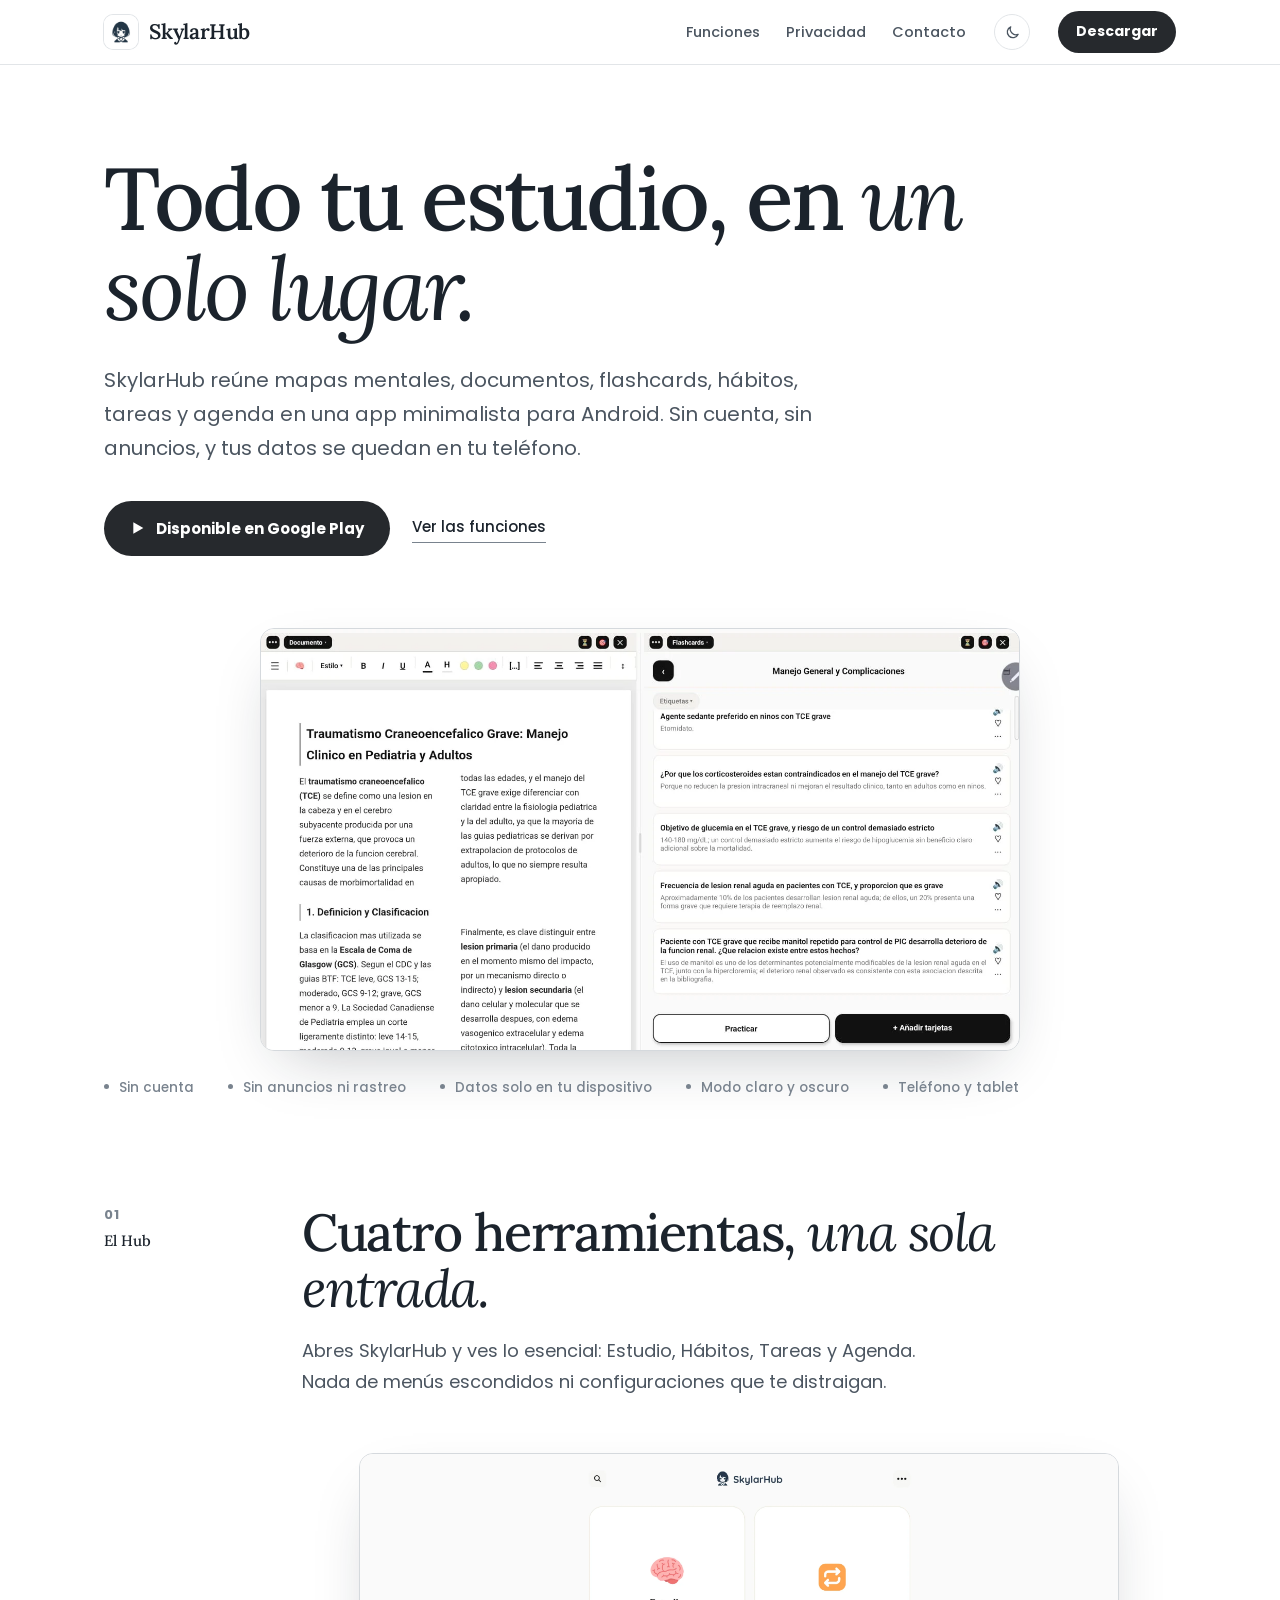
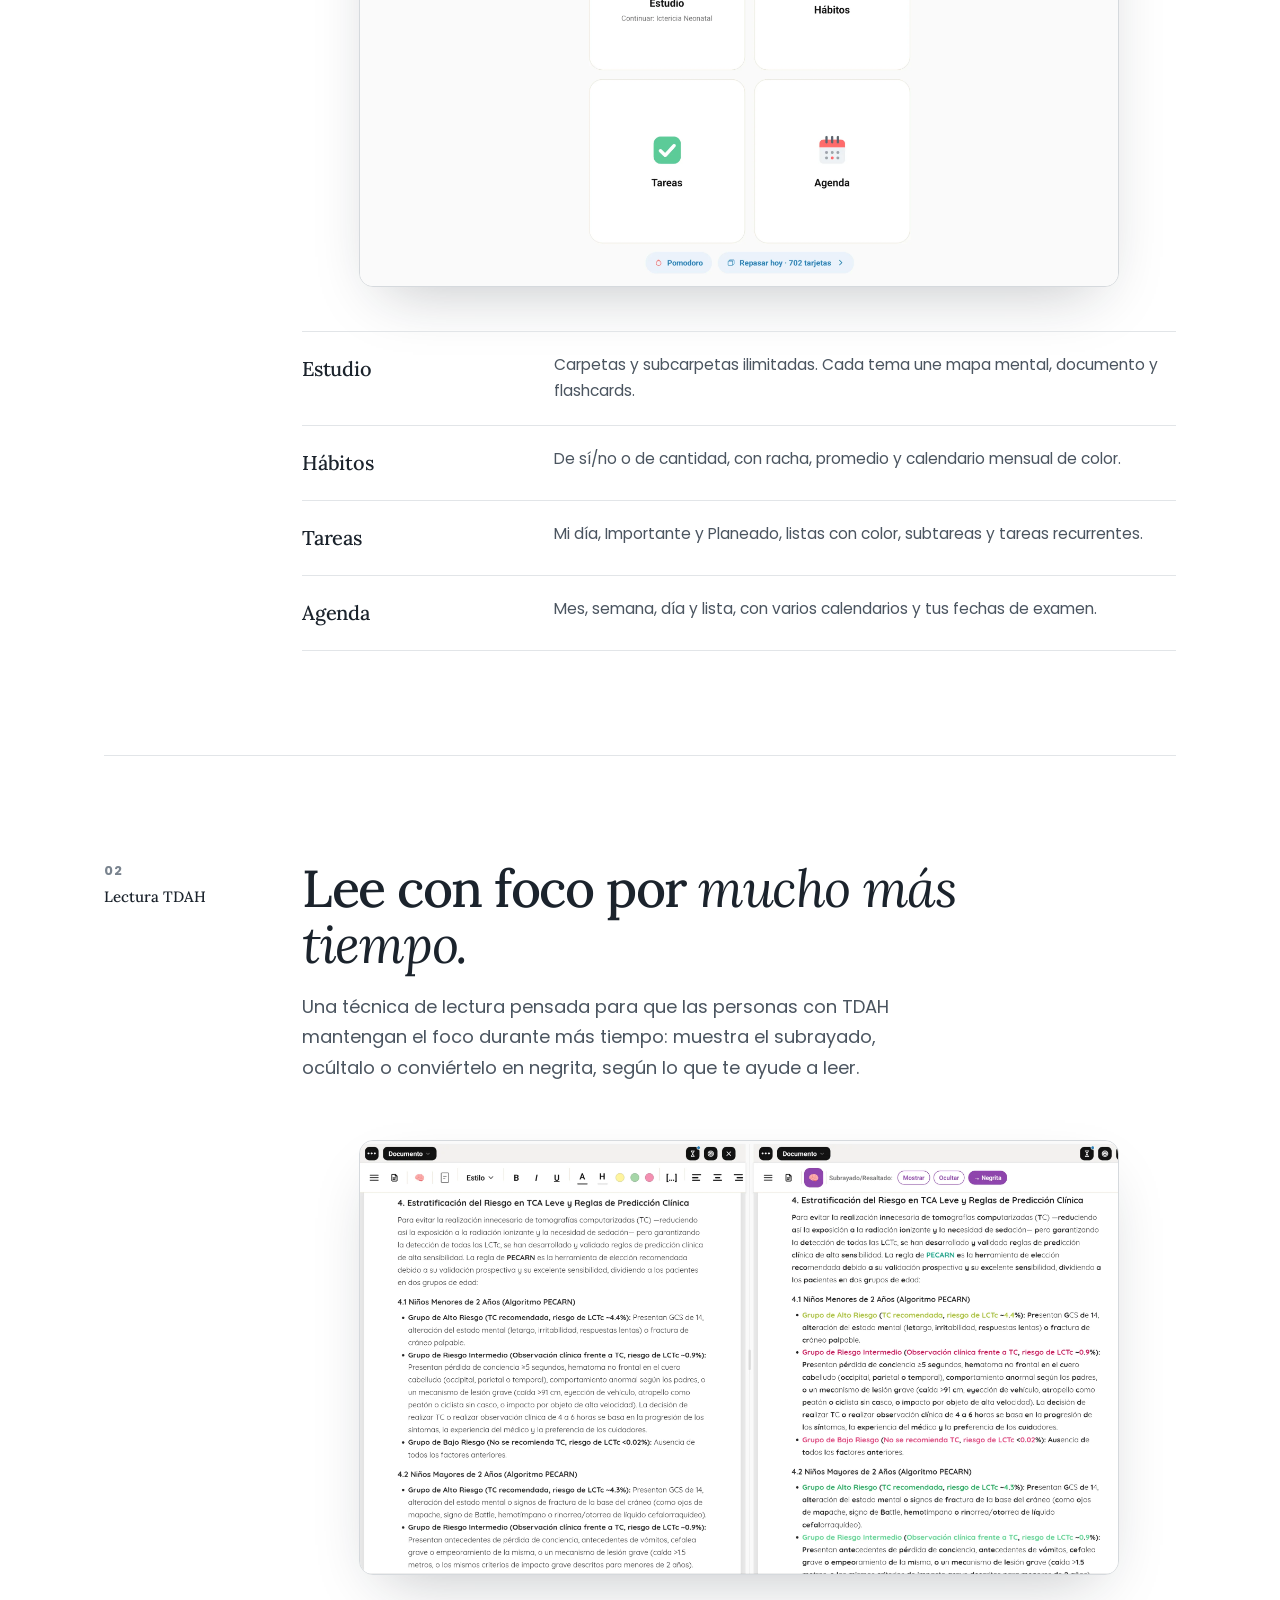
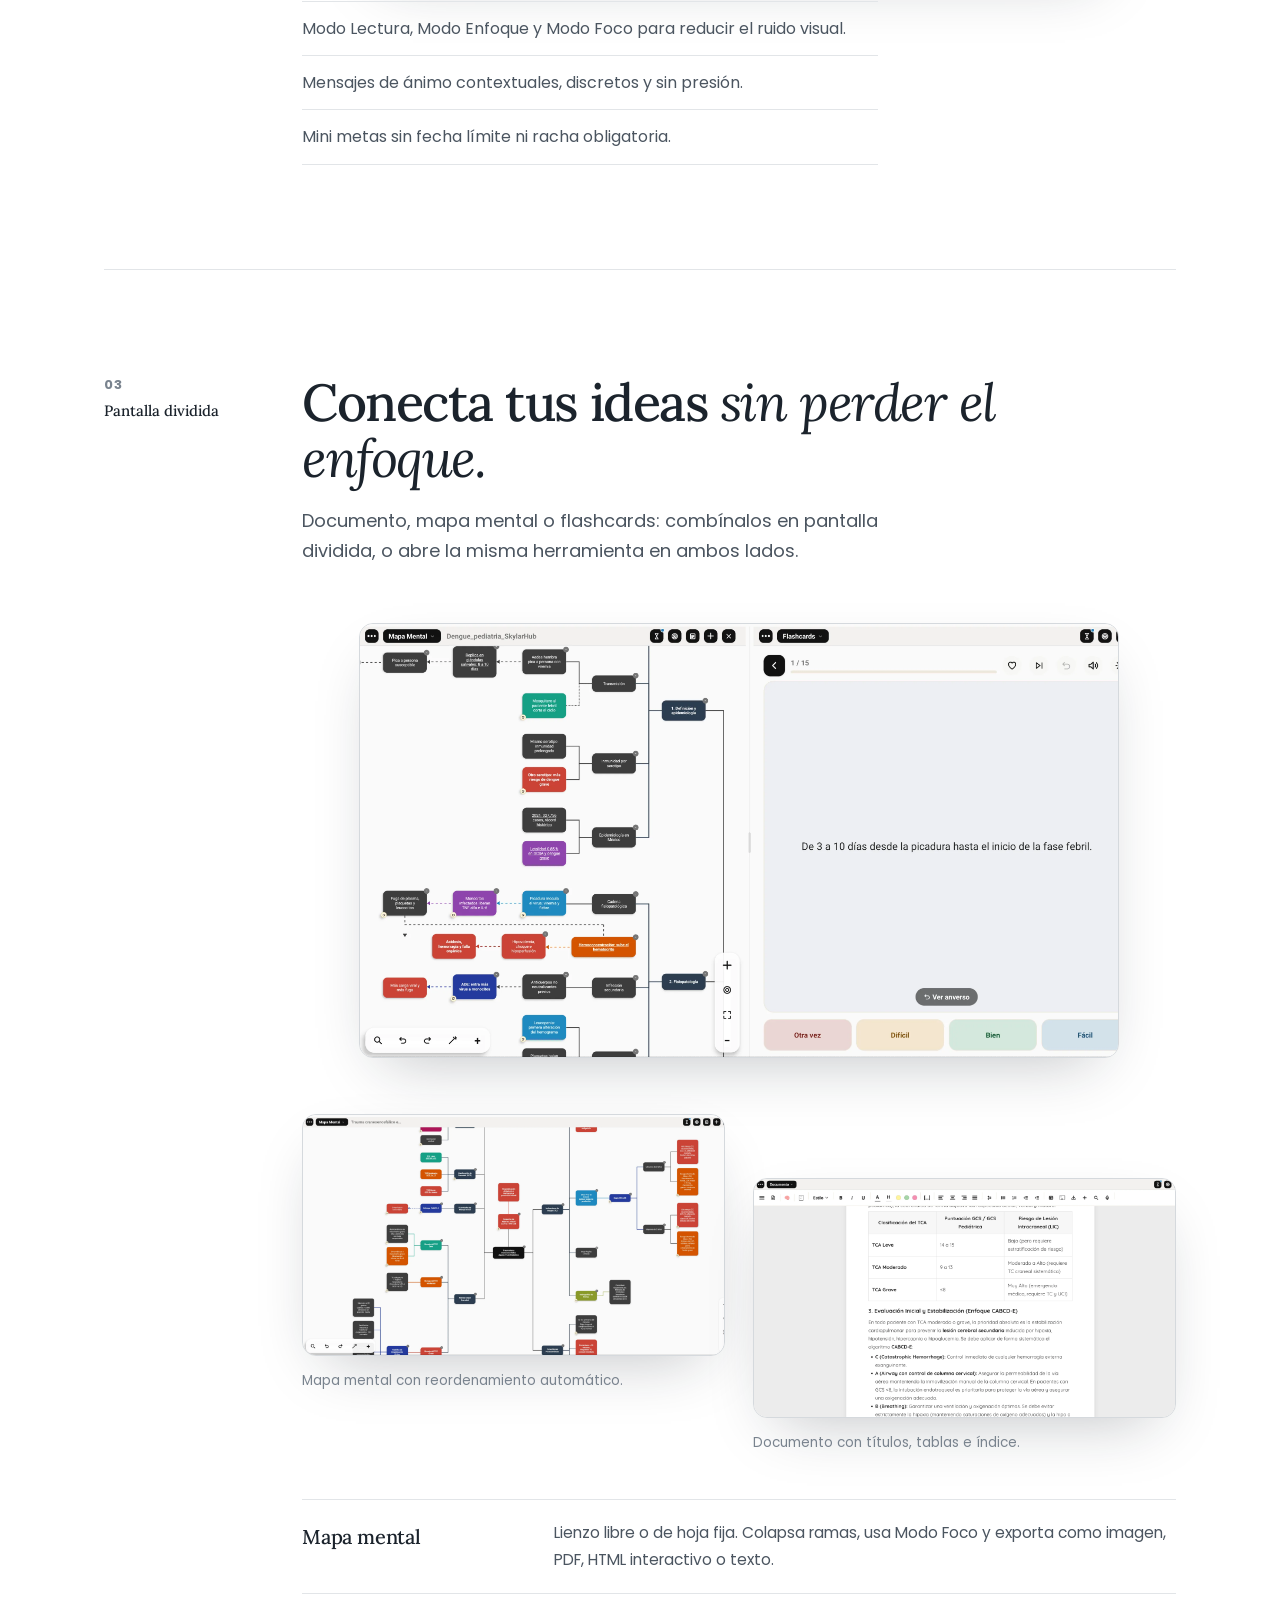
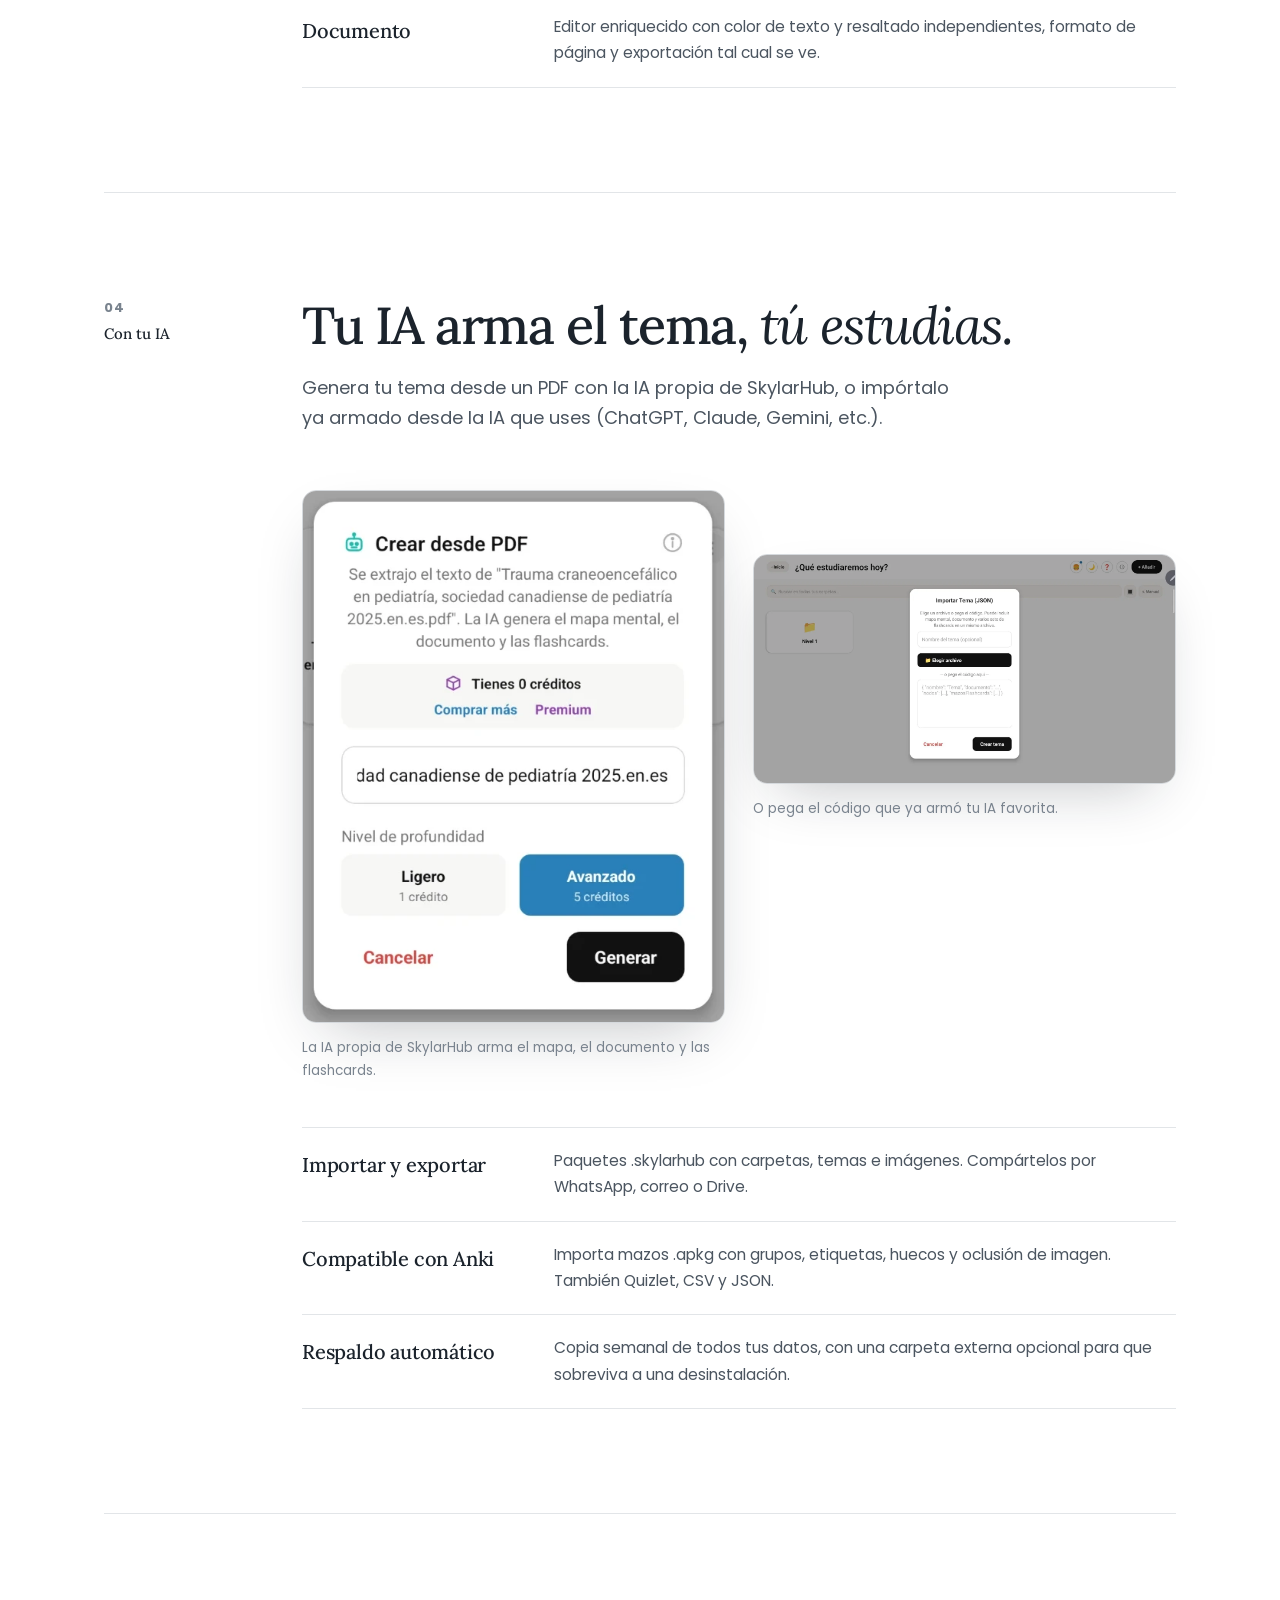
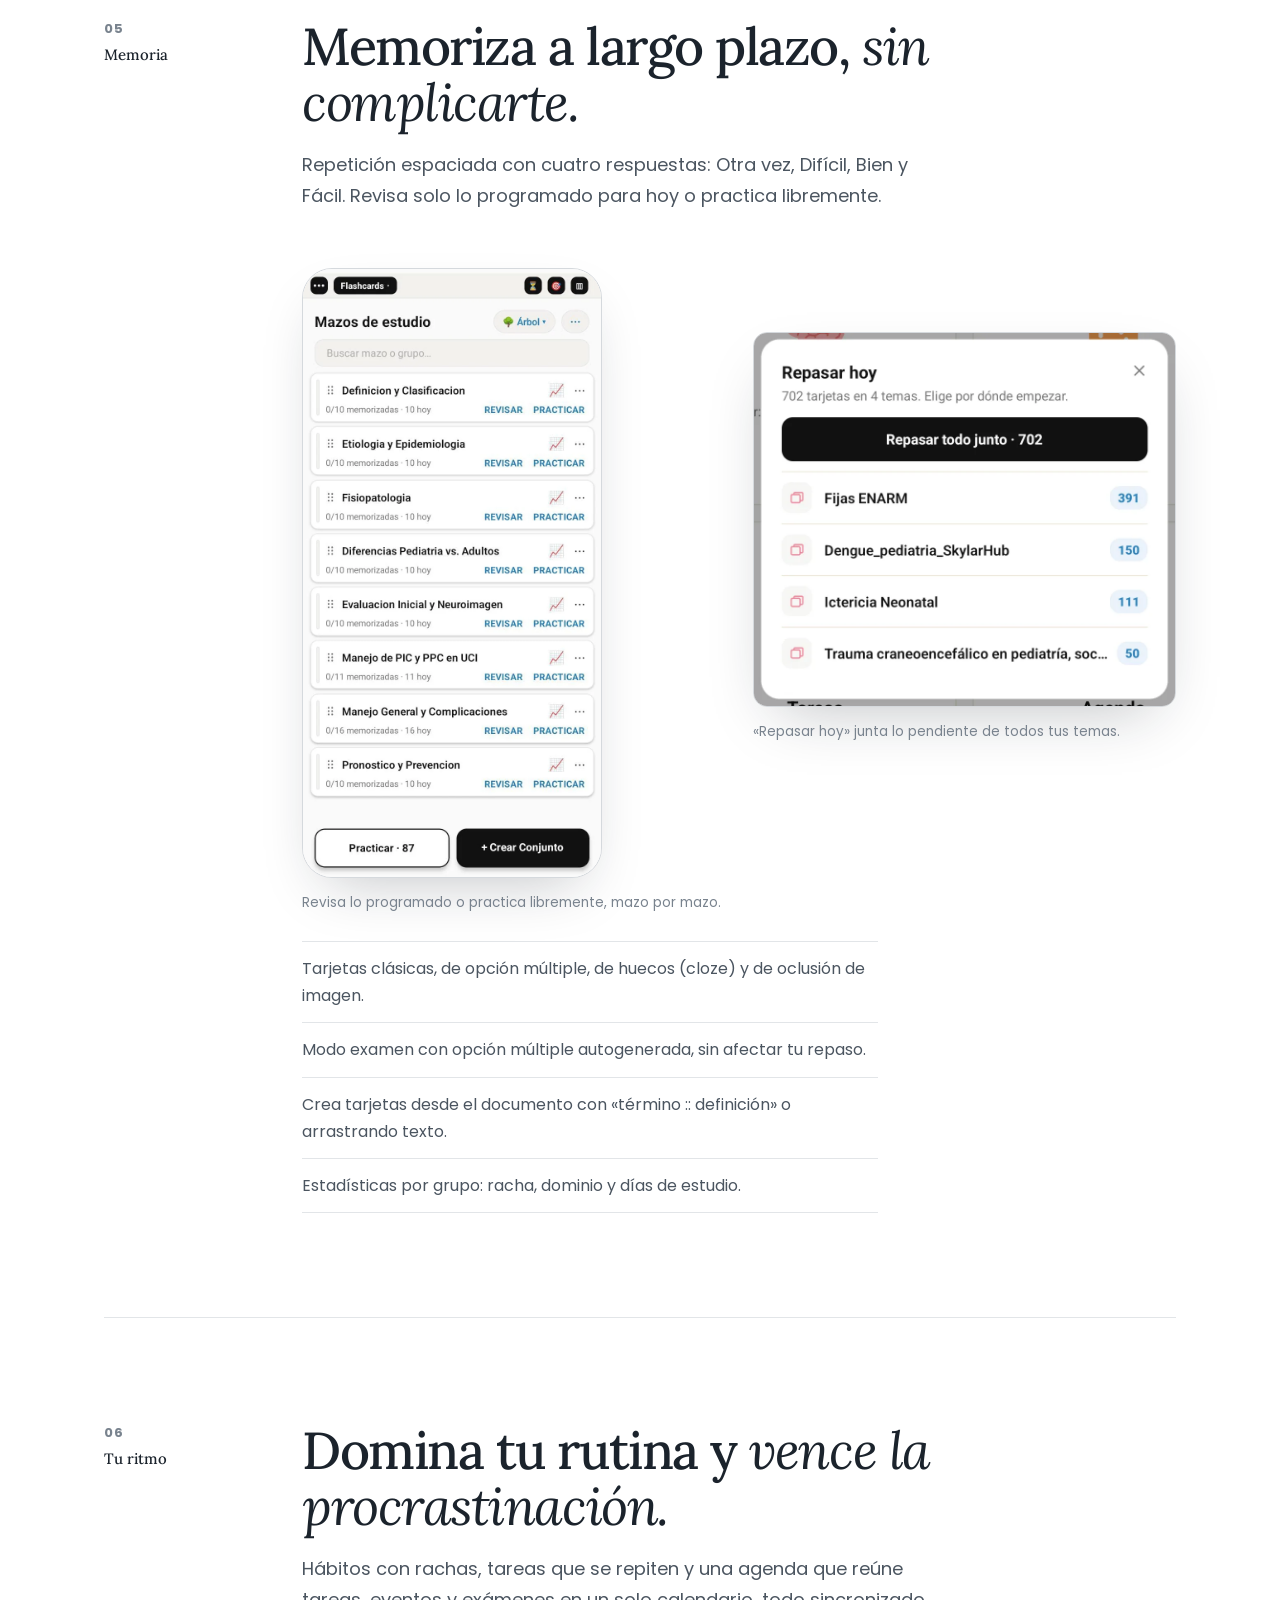
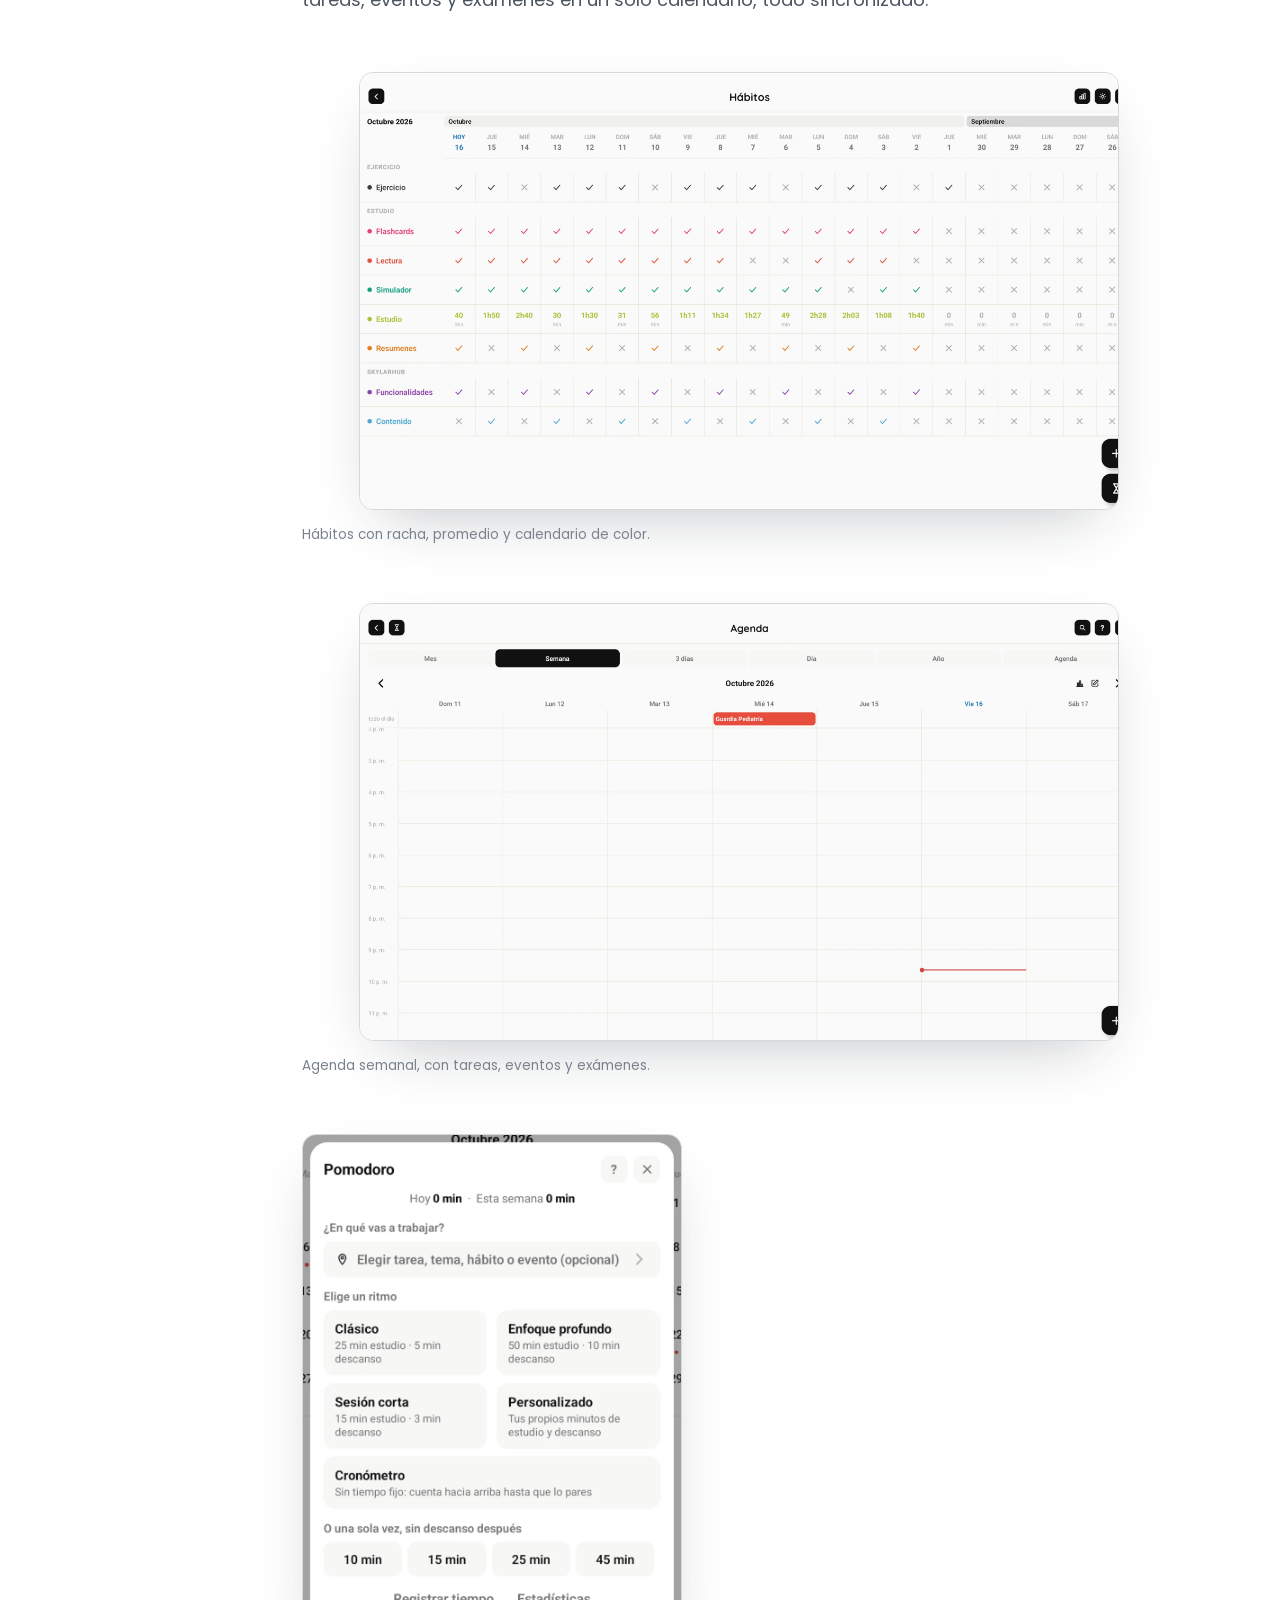
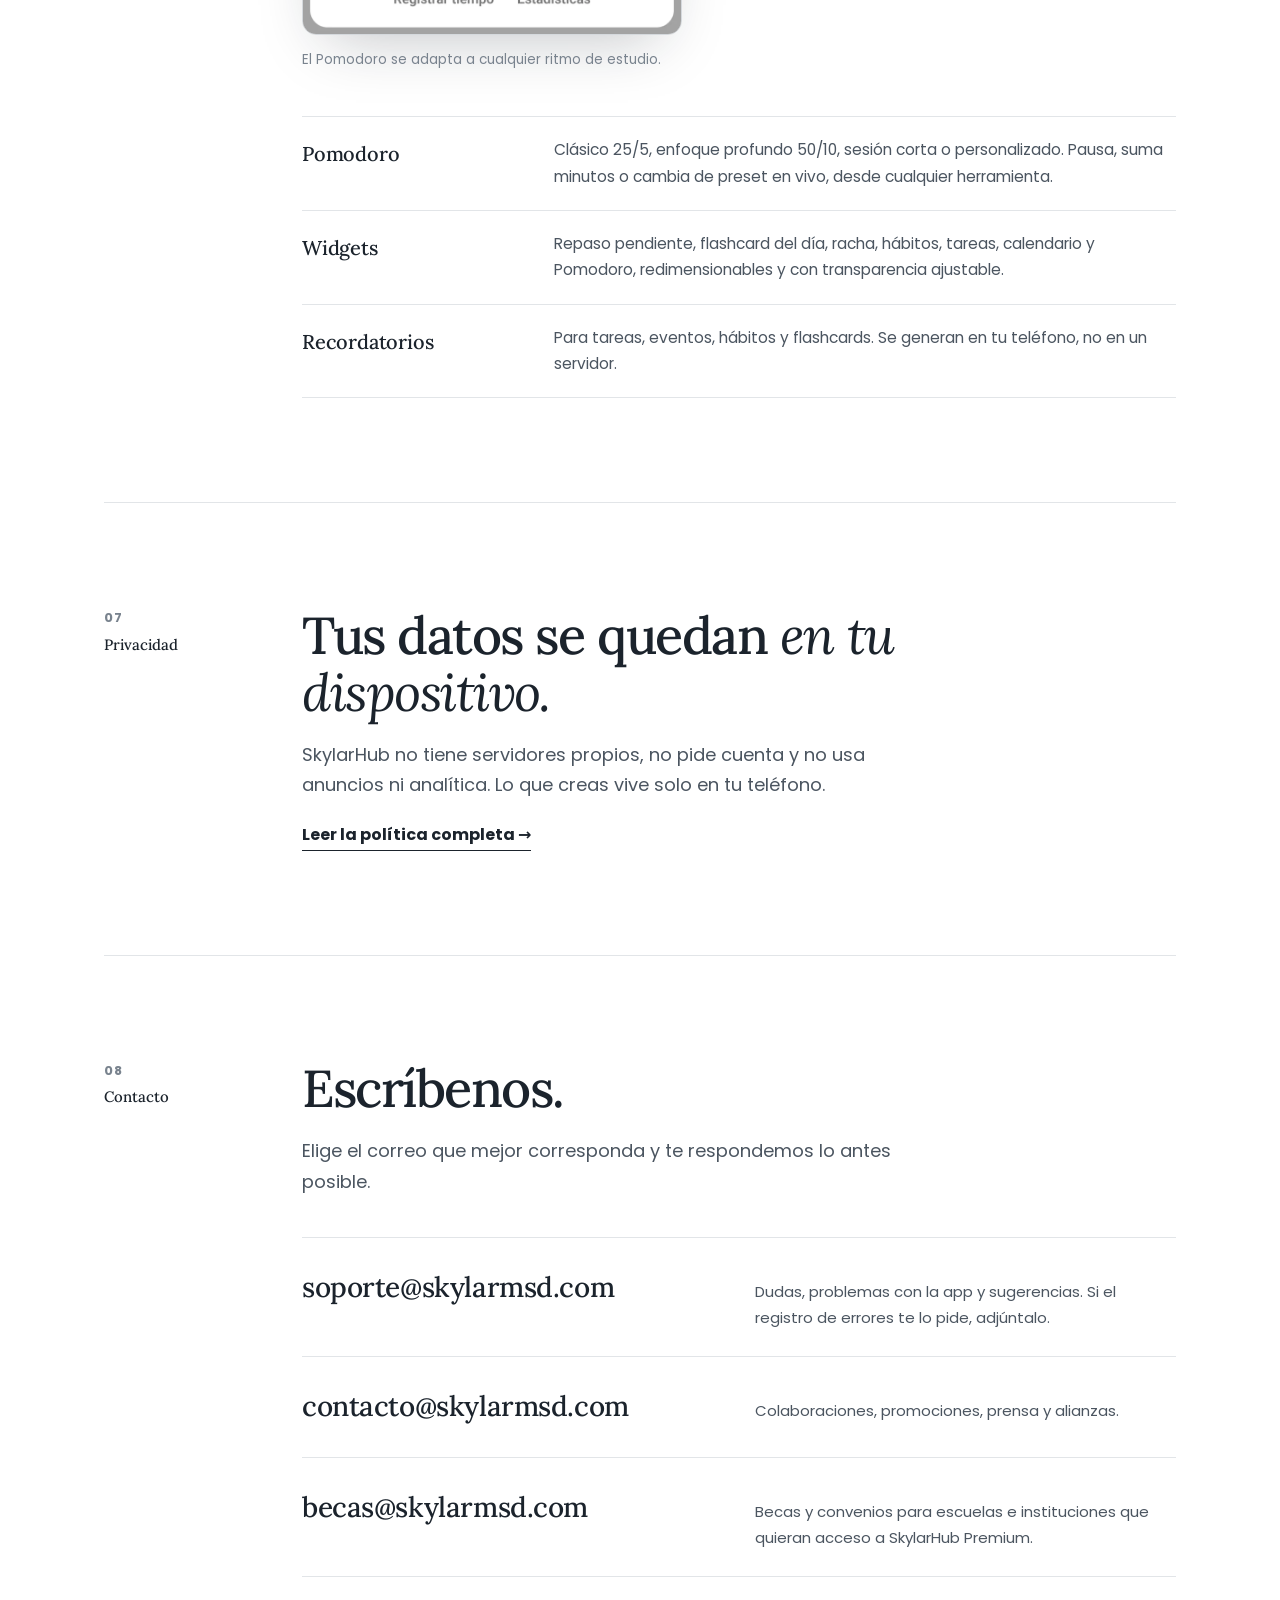
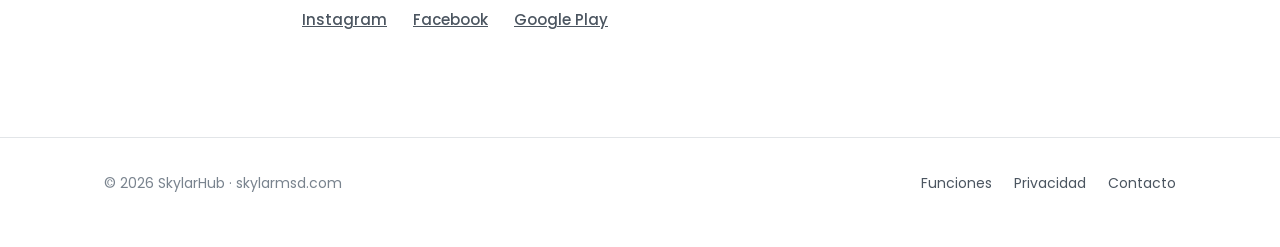
<file: index.html>
<!DOCTYPE html>
<html lang="es">
<head>
<meta charset="UTF-8">
<meta name="viewport" content="width=device-width, initial-scale=1">
<title>SkylarHub — Estudio, hábitos, tareas y agenda en una sola app</title>
<meta name="description" content="SkylarHub reúne mapas mentales, documentos, flashcards, hábitos, tareas, agenda y Pomodoro en una app minimalista para Android. Sin cuenta y con tus datos solo en tu dispositivo.">
<link rel="canonical" href="https://skylarmsd.com/">
<link rel="icon" type="image/png" sizes="32x32" href="/assets/favicon-32.png">
<link rel="apple-touch-icon" href="/assets/apple-touch-icon.png">
<meta property="og:type" content="website">
<meta property="og:title" content="SkylarHub — Todo tu estudio en un solo lugar">
<meta property="og:description" content="Mapas mentales, documentos, flashcards, hábitos, tareas, agenda y Pomodoro. Sin cuenta, sin anuncios, sin rastreo.">
<meta property="og:url" content="https://skylarmsd.com/">
<meta property="og:image" content="https://skylarmsd.com/assets/og-image.jpg">
<meta name="twitter:card" content="summary_large_image">
<script>try{var t=localStorage.getItem('tema');if(t)document.documentElement.setAttribute('data-theme',t)}catch(e){}</script>
<link rel="preload" href="/assets/fonts/lora.woff2" as="font" type="font/woff2" crossorigin>
<link rel="preload" href="/assets/fonts/poppins-regular.woff2" as="font" type="font/woff2" crossorigin>
<link rel="stylesheet" href="/assets/style.css">
<script type="application/ld+json">{"@context":"https://schema.org","@type":"MobileApplication","name":"SkylarHub","operatingSystem":"Android","applicationCategory":"EducationalApplication","url":"https://skylarmsd.com/","downloadUrl":"https://play.google.com/store/apps/details?id=com.skylarmsd.mapasmentalesmed","sameAs":["https://www.instagram.com/skylarmsd/","https://www.facebook.com/profile.php?id=61578050750793"]}</script>
</head>
<body>

<header class="top">
  <div class="wrap">
    <a class="brand" href="/"><img src="/assets/icon-192.png" alt="" width="34" height="34">SkylarHub</a>
    <nav class="links" aria-label="Principal">
      <a href="#funciones">Funciones</a>
      <a href="/privacidad">Privacidad</a>
      <a href="#contacto">Contacto</a>
    </nav>
    <button class="tbtn" id="tema" type="button" aria-label="Cambiar entre modo claro y oscuro">
      <svg class="moon" viewBox="0 0 24 24"><path d="M20 14.5A8 8 0 0 1 9.5 4 8 8 0 1 0 20 14.5z"/></svg>
      <svg class="sun" viewBox="0 0 24 24"><circle cx="12" cy="12" r="4"/><path d="M12 2v2M12 20v2M2 12h2M20 12h2M4.9 4.9l1.4 1.4M17.7 17.7l1.4 1.4M19.1 4.9l-1.4 1.4M6.3 17.7l-1.4 1.4"/></svg>
    </button>
    <a class="get" href="https://play.google.com/store/apps/details?id=com.skylarmsd.mapasmentalesmed" target="_blank" rel="noopener">Descargar</a>
  </div>
</header>

<main>

<section class="hero">
  <div class="wrap">
    <h1>Todo tu estudio, en <em>un solo lugar.</em></h1>
    <p class="lead">SkylarHub reúne mapas mentales, documentos, flashcards, hábitos, tareas y agenda en una app minimalista para Android. Sin cuenta, sin anuncios, y tus datos se quedan en tu teléfono.</p>
    <div class="actions">
      <a class="btn" href="https://play.google.com/store/apps/details?id=com.skylarmsd.mapasmentalesmed" target="_blank" rel="noopener"><svg viewBox="0 0 24 24" aria-hidden="true"><path d="M5 3.5v17l15-8.5z"/></svg>Disponible en Google Play</a>
      <a class="textlink" href="#funciones">Ver las funciones</a>
    </div>
    <figure class="hero-fig">
      <div class="shot"><img src="/assets/shots/pantalla-dividida.webp" width="1472" height="817" alt="Pantalla dividida de SkylarHub con un documento a la izquierda y un mapa mental a la derecha"></div>
      <ul class="facts">
        <li>Sin cuenta</li><li>Sin anuncios ni rastreo</li><li>Datos solo en tu dispositivo</li><li>Modo claro y oscuro</li><li>Teléfono y tablet</li>
      </ul>
    </figure>
  </div>
</section>

<div class="wrap">

  <section class="row first" id="funciones">
    <div class="lab">01<span>El Hub</span></div>
    <div>
      <h2>Cuatro herramientas, <em>una sola entrada.</em></h2>
      <p class="intro">Abres SkylarHub y ves lo esencial: Estudio, Hábitos, Tareas y Agenda. Nada de menús escondidos ni configuraciones que te distraigan.</p>
      <figure class="wide"><div class="shot"><img src="/assets/shots/hub-2.webp" width="2860" height="1629" alt="Hub principal de SkylarHub con accesos a Estudio, Hábitos, Tareas y Agenda" loading="lazy"></div></figure>
      <dl class="dl">
        <div><dt>Estudio</dt><dd>Carpetas y subcarpetas ilimitadas. Cada tema une mapa mental, documento y flashcards.</dd></div>
        <div><dt>Hábitos</dt><dd>De sí/no o de cantidad, con racha, promedio y calendario mensual de color.</dd></div>
        <div><dt>Tareas</dt><dd>Mi día, Importante y Planeado, listas con color, subtareas y tareas recurrentes.</dd></div>
        <div><dt>Agenda</dt><dd>Mes, semana, día y lista, con varios calendarios y tus fechas de examen.</dd></div>
      </dl>
    </div>
  </section>

  <section class="row">
    <div class="lab">02<span>Lectura TDAH</span></div>
    <div>
      <h2>Lee con foco por <em>mucho más tiempo.</em></h2>
      <p class="intro">Una técnica de lectura pensada para que las personas con TDAH mantengan el foco durante más tiempo: muestra el subrayado, ocúltalo o conviértelo en negrita, según lo que te ayude a leer.</p>
      <figure class="wide"><div class="shot"><img src="/assets/shots/lectura-2.webp" width="2860" height="1635" alt="Mismo documento comparado en modo normal y en modo Lectura TDAH, con la barra de subrayado configurable" loading="lazy"></div></figure>
      <ul class="list">
        <li>Modo Lectura, Modo Enfoque y Modo Foco para reducir el ruido visual.</li>
        <li>Mensajes de ánimo contextuales, discretos y sin presión.</li>
        <li>Mini metas sin fecha límite ni racha obligatoria.</li>
      </ul>
    </div>
  </section>

  <section class="row">
    <div class="lab">03<span>Pantalla dividida</span></div>
    <div>
      <h2>Conecta tus ideas <em>sin perder el enfoque.</em></h2>
      <p class="intro">Documento, mapa mental o flashcards: combínalos en pantalla dividida, o abre la misma herramienta en ambos lados.</p>
      <figure class="wide"><div class="shot"><img src="/assets/shots/pantalla-dividida-2.webp" width="2860" height="1633" alt="Pantalla dividida con un mapa mental a la izquierda y flashcards en estudio a la derecha" loading="lazy"></div></figure>
      <div class="pair pair-wide">
        <figure><div class="shot"><img src="/assets/shots/mapa-2.webp" width="2860" height="1632" alt="Mapa mental en SkylarHub" loading="lazy"></div><figcaption>Mapa mental con reordenamiento automático.</figcaption></figure>
        <figure><div class="shot"><img src="/assets/shots/documento-2.webp" width="2860" height="1620" alt="Documento enriquecido en SkylarHub" loading="lazy"></div><figcaption>Documento con títulos, tablas e índice.</figcaption></figure>
      </div>
      <dl class="dl">
        <div><dt>Mapa mental</dt><dd>Lienzo libre o de hoja fija. Colapsa ramas, usa Modo Foco y exporta como imagen, PDF, HTML interactivo o texto.</dd></div>
        <div><dt>Documento</dt><dd>Editor enriquecido con color de texto y resaltado independientes, formato de página y exportación tal cual se ve.</dd></div>
      </dl>
    </div>
  </section>

  <section class="row">
    <div class="lab">04<span>Con tu IA</span></div>
    <div>
      <h2>Tu IA arma el tema, <em>tú estudias.</em></h2>
      <p class="intro">Genera tu tema desde un PDF con la IA propia de SkylarHub, o impórtalo ya armado desde la IA que uses (ChatGPT, Claude, Gemini, etc.).</p>
      <div class="pair pair-wide">
        <figure><div class="shot"><img src="/assets/shots/crear-desde-pdf.webp" width="550" height="694" alt="Ventana para crear un tema desde un PDF, con nivel de profundidad Ligero o Avanzado" loading="lazy"></div><figcaption>La IA propia de SkylarHub arma el mapa, el documento y las flashcards.</figcaption></figure>
        <figure><div class="shot"><img src="/assets/shots/importar.webp" width="1472" height="797" alt="Ventana para importar un tema en formato JSON" loading="lazy"></div><figcaption>O pega el código que ya armó tu IA favorita.</figcaption></figure>
      </div>
      <dl class="dl">
        <div><dt>Importar y exportar</dt><dd>Paquetes .skylarhub con carpetas, temas e imágenes. Compártelos por WhatsApp, correo o Drive.</dd></div>
        <div><dt>Compatible con Anki</dt><dd>Importa mazos .apkg con grupos, etiquetas, huecos y oclusión de imagen. También Quizlet, CSV y JSON.</dd></div>
        <div><dt>Respaldo automático</dt><dd>Copia semanal de todos tus datos, con una carpeta externa opcional para que sobreviva a una desinstalación.</dd></div>
      </dl>
    </div>
  </section>

  <section class="row">
    <div class="lab">05<span>Memoria</span></div>
    <div>
      <h2>Memoriza a largo plazo, <em>sin complicarte.</em></h2>
      <p class="intro">Repetición espaciada con cuatro respuestas: Otra vez, Difícil, Bien y Fácil. Revisa solo lo programado para hoy o practica libremente.</p>
      <div class="pair">
        <figure><div class="shot phone"><img src="/assets/shots/mazos.webp" width="720" height="1470" alt="Mazos de estudio con tarjetas pendientes para hoy" loading="lazy"></div><figcaption>Revisa lo programado o practica libremente, mazo por mazo.</figcaption></figure>
        <figure><div class="shot"><img src="/assets/shots/repasar-hoy.webp" width="880" height="780" alt="Ventana «Repasar hoy» con el total de tarjetas pendientes desglosado por tema" loading="lazy"></div><figcaption>«Repasar hoy» junta lo pendiente de todos tus temas.</figcaption></figure>
      </div>
      <ul class="list">
        <li>Tarjetas clásicas, de opción múltiple, de huecos (cloze) y de oclusión de imagen.</li>
        <li>Modo examen con opción múltiple autogenerada, sin afectar tu repaso.</li>
        <li>Crea tarjetas desde el documento con «término :: definición» o arrastrando texto.</li>
        <li>Estadísticas por grupo: racha, dominio y días de estudio.</li>
      </ul>
    </div>
  </section>

  <section class="row">
    <div class="lab">06<span>Tu ritmo</span></div>
    <div>
      <h2>Domina tu rutina y <em>vence la procrastinación.</em></h2>
      <p class="intro">Hábitos con rachas, tareas que se repiten y una agenda que reúne tareas, eventos y exámenes en un solo calendario, todo sincronizado.</p>
      <figure class="wide"><div class="shot"><img src="/assets/shots/habitos.webp" width="2860" height="1648" alt="Grilla de hábitos con rachas de colores" loading="lazy"></div><figcaption>Hábitos con racha, promedio y calendario de color.</figcaption></figure>
      <figure class="wide"><div class="shot"><img src="/assets/shots/agenda.webp" width="2860" height="1644" alt="Agenda en vista semanal" loading="lazy"></div><figcaption>Agenda semanal, con tareas, eventos y exámenes.</figcaption></figure>
      <figure class="wide narrow-fig"><div class="shot"><img src="/assets/shots/pomodoro-2.webp" width="840" height="1110" alt="Selector de ritmo de Pomodoro: Clásico, Enfoque profundo, Sesión corta o Personalizado" loading="lazy"></div><figcaption>El Pomodoro se adapta a cualquier ritmo de estudio.</figcaption></figure>
      <dl class="dl">
        <div><dt>Pomodoro</dt><dd>Clásico 25/5, enfoque profundo 50/10, sesión corta o personalizado. Pausa, suma minutos o cambia de preset en vivo, desde cualquier herramienta.</dd></div>
        <div><dt>Widgets</dt><dd>Repaso pendiente, flashcard del día, racha, hábitos, tareas, calendario y Pomodoro, redimensionables y con transparencia ajustable.</dd></div>
        <div><dt>Recordatorios</dt><dd>Para tareas, eventos, hábitos y flashcards. Se generan en tu teléfono, no en un servidor.</dd></div>
      </dl>
    </div>
  </section>

  <section class="row" id="privacidad-resumen">
    <div class="lab">07<span>Privacidad</span></div>
    <div>
      <h2>Tus datos se quedan <em>en tu dispositivo.</em></h2>
      <div class="priv" style="margin-top:8px">
        <p>SkylarHub no tiene servidores propios, no pide cuenta y no usa anuncios ni analítica. Lo que creas vive solo en tu teléfono.</p>
        <a class="arrow" href="/privacidad">Leer la política completa →</a>
      </div>
    </div>
  </section>

  <section class="row" id="contacto">
    <div class="lab">08<span>Contacto</span></div>
    <div>
      <h2>Escríbenos.</h2>
      <p class="intro">Elige el correo que mejor corresponda y te respondemos lo antes posible.</p>
      <div class="mails">
        <a class="mail" href="mailto:soporte@skylarmsd.com"><b>soporte@skylarmsd.com</b><span>Dudas, problemas con la app y sugerencias. Si el registro de errores te lo pide, adjúntalo.</span></a>
        <a class="mail" href="mailto:contacto@skylarmsd.com"><b>contacto@skylarmsd.com</b><span>Colaboraciones, promociones, prensa y alianzas.</span></a>
        <a class="mail" href="mailto:becas@skylarmsd.com"><b>becas@skylarmsd.com</b><span>Becas y convenios para escuelas e instituciones que quieran acceso a SkylarHub Premium.</span></a>
      </div>
      <p class="social"><a href="https://www.instagram.com/skylarmsd/" target="_blank" rel="noopener">Instagram</a><a href="https://www.facebook.com/profile.php?id=61578050750793" target="_blank" rel="noopener">Facebook</a><a href="https://play.google.com/store/apps/details?id=com.skylarmsd.mapasmentalesmed" target="_blank" rel="noopener">Google Play</a></p>
    </div>
  </section>

</div>
</main>

<footer>
  <div class="wrap">
    <span>© <span id="y">2026</span> SkylarHub · skylarmsd.com</span>
    <nav aria-label="Pie de página">
      <a href="#funciones">Funciones</a>
      <a href="/privacidad">Privacidad</a>
      <a href="#contacto">Contacto</a>
    </nav>
  </div>
</footer>
<script src="/assets/site.js" defer></script>
</body>
</html>
</file>
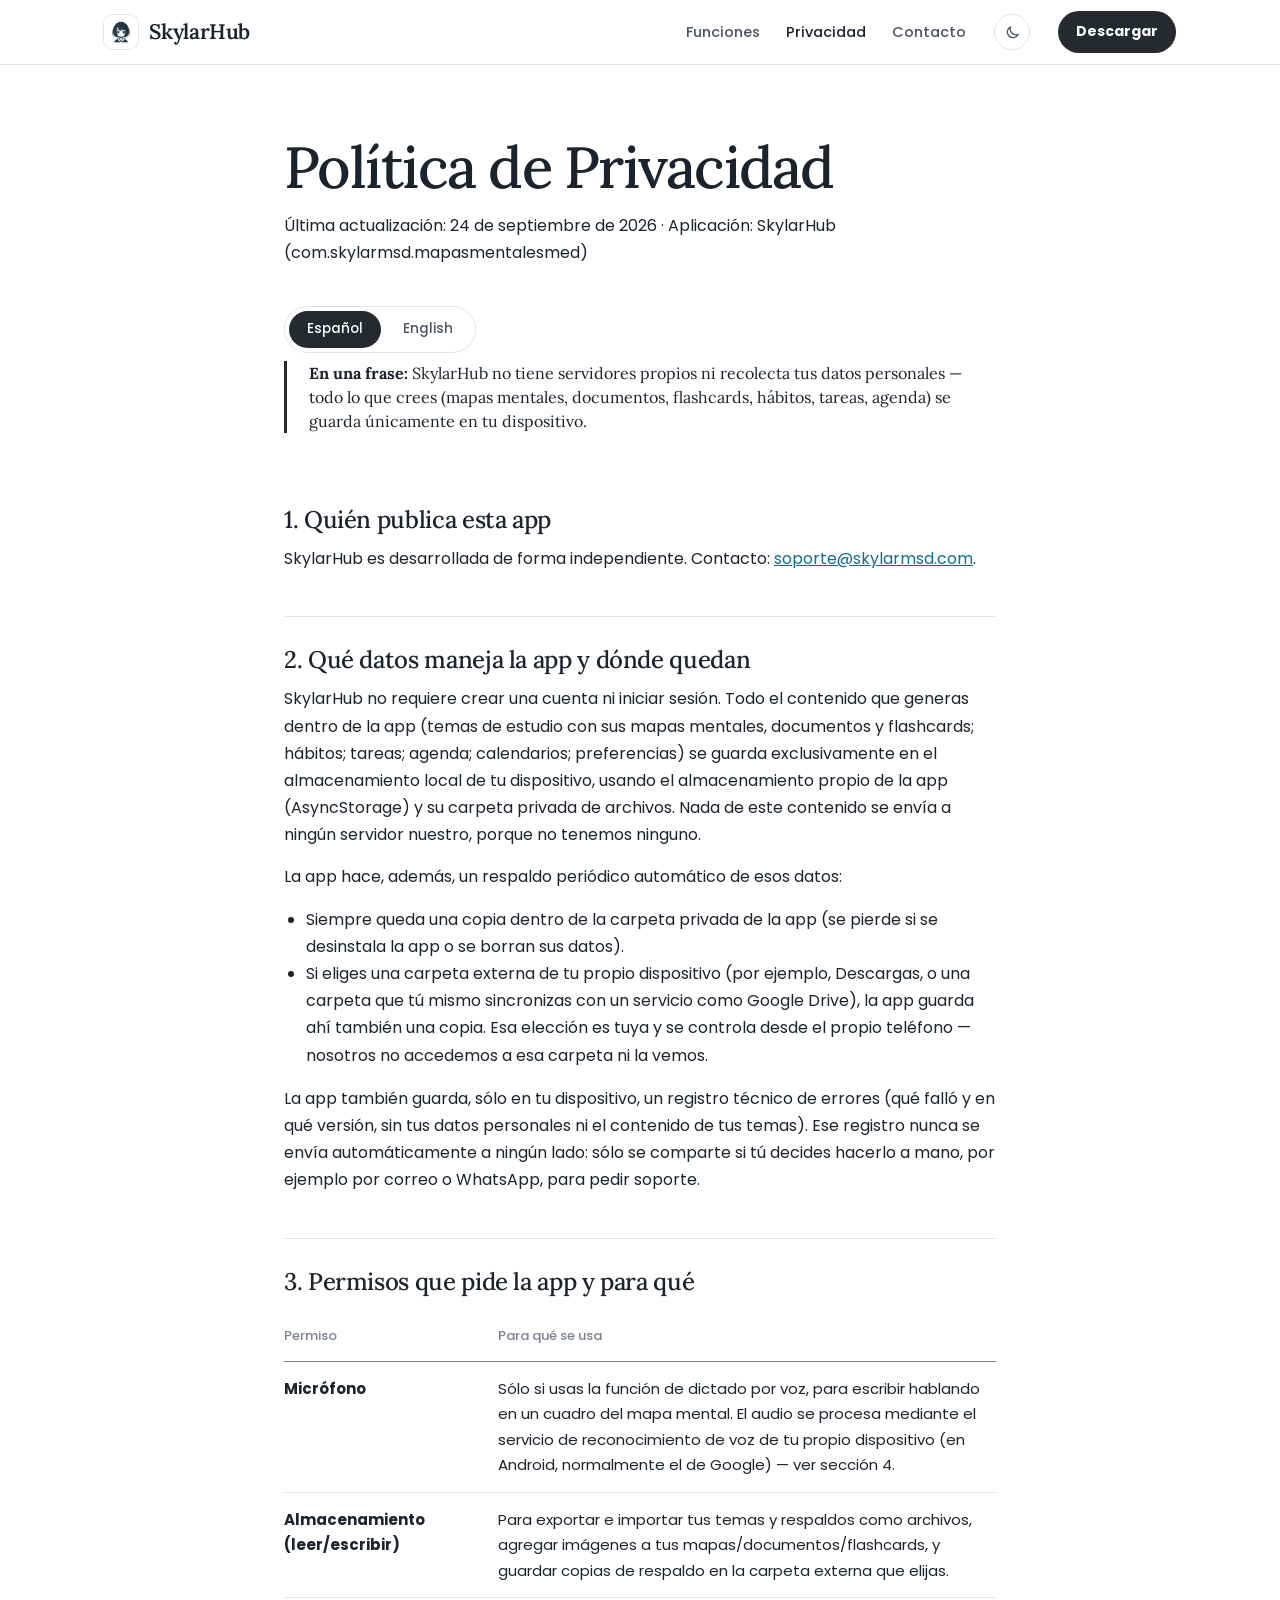
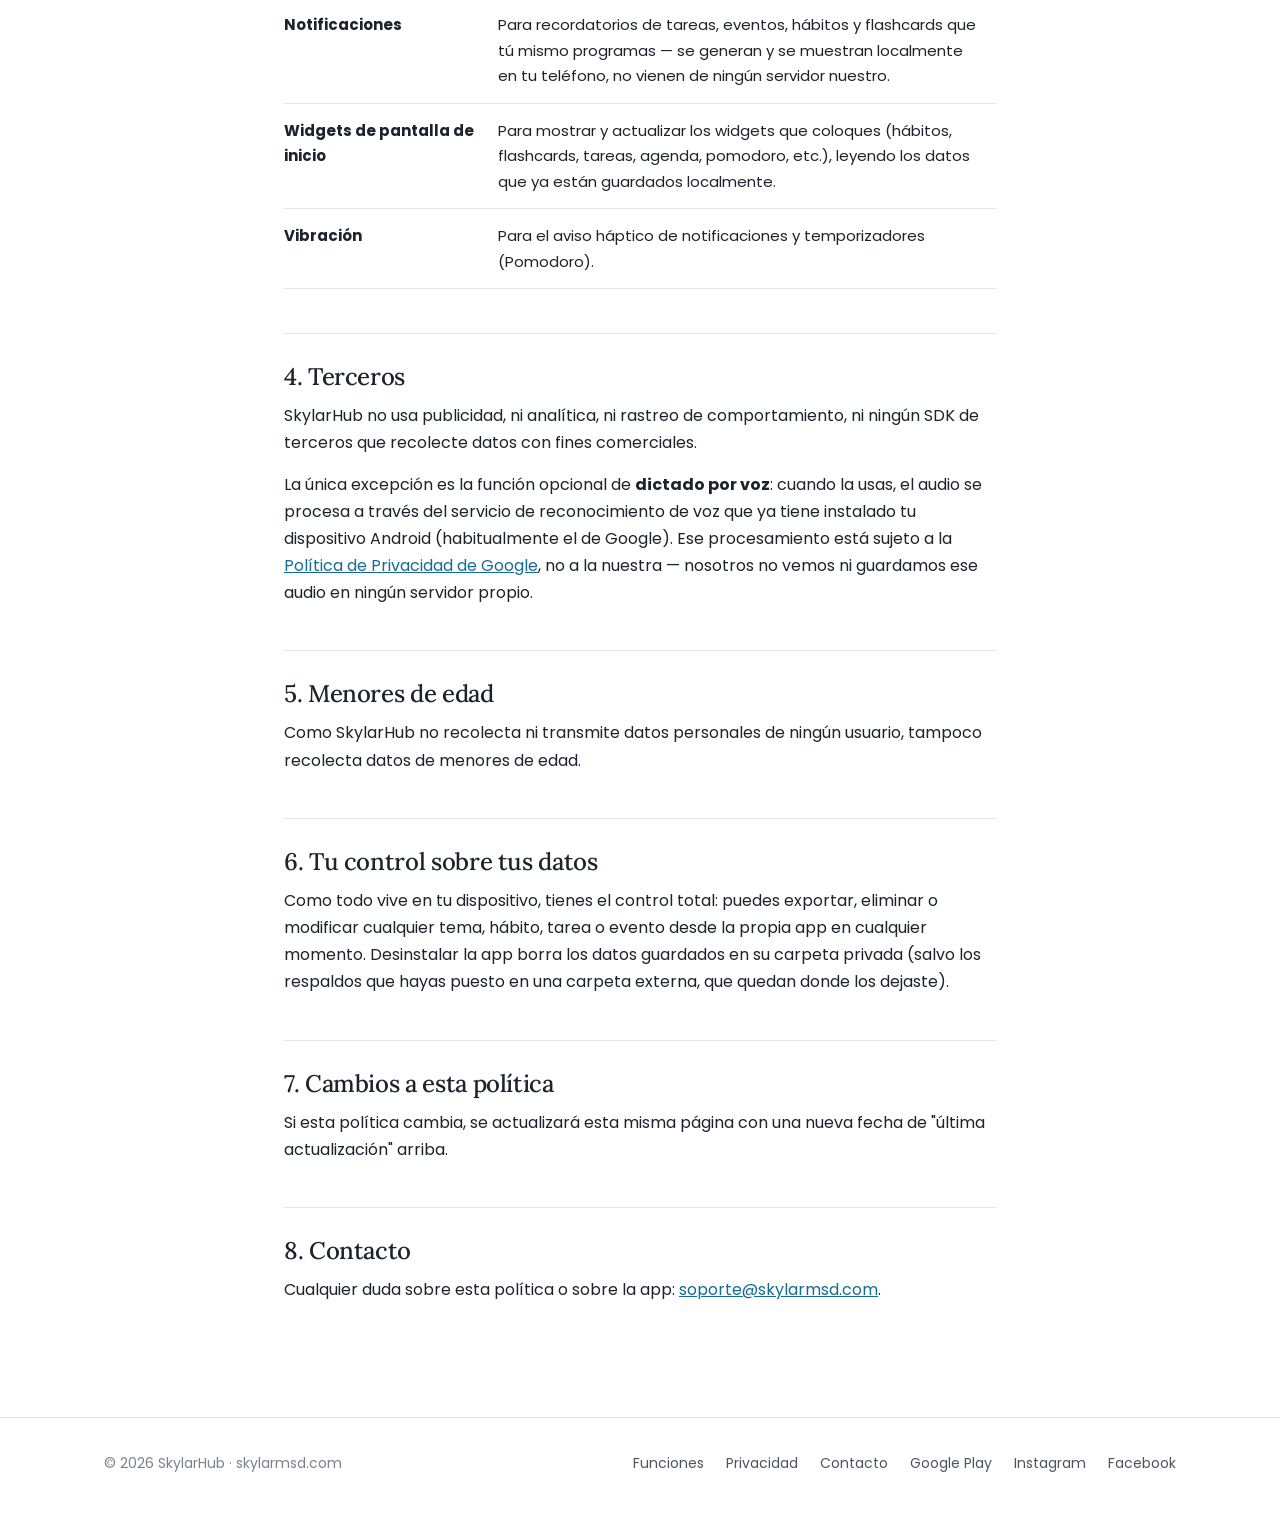
<file: privacidad.html>
<!DOCTYPE html>
<html lang="es">
<head>
<meta charset="UTF-8">
<meta name="viewport" content="width=device-width, initial-scale=1">
<title>Política de Privacidad / Privacy Policy — SkylarHub</title>
<meta name="description" content="Política de privacidad de SkylarHub. La app no recolecta datos personales: todo se guarda únicamente en tu dispositivo.">
<link rel="canonical" href="https://skylarmsd.com/privacidad">
<link rel="icon" type="image/png" sizes="32x32" href="/assets/favicon-32.png">
<link rel="apple-touch-icon" href="/assets/apple-touch-icon.png">
<script>try{var t=localStorage.getItem('tema');if(t)document.documentElement.setAttribute('data-theme',t)}catch(e){}</script>
<link rel="preload" href="/assets/fonts/lora.woff2" as="font" type="font/woff2" crossorigin>
<link rel="stylesheet" href="/assets/style.css">
</head>
<body>

<header class="top">
  <div class="wrap">
    <a class="brand" href="/"><img src="/assets/icon-192.png" alt="" width="34" height="34">SkylarHub</a>
    <nav class="links" aria-label="Principal">
      <a href="/#funciones">Funciones</a>
      <a href="/privacidad" aria-current="page">Privacidad</a>
      <a href="/#contacto">Contacto</a>
    </nav>
    <button class="tbtn" id="tema" type="button" aria-label="Cambiar entre modo claro y oscuro">
      <svg class="moon" viewBox="0 0 24 24"><path d="M20 14.5A8 8 0 0 1 9.5 4 8 8 0 1 0 20 14.5z"/></svg>
      <svg class="sun" viewBox="0 0 24 24"><circle cx="12" cy="12" r="4"/><path d="M12 2v2M12 20v2M2 12h2M20 12h2M4.9 4.9l1.4 1.4M17.7 17.7l1.4 1.4M19.1 4.9l-1.4 1.4M6.3 17.7l-1.4 1.4"/></svg>
    </button>
    <a class="get" href="https://play.google.com/store/apps/details?id=com.skylarmsd.mapasmentalesmed" target="_blank" rel="noopener">Descargar</a>
  </div>
</header>

<main class="doc">

  <h1 id="titulo">Política de Privacidad</h1>
  <p class="meta" id="meta">Última actualización: 24 de septiembre de 2026 · Aplicación: SkylarHub (com.skylarmsd.mapasmentalesmed)</p>

  <div class="lang" role="group" aria-label="Idioma / Language">
    <button type="button" data-l="es" aria-pressed="true">Español</button>
    <button type="button" data-l="en" aria-pressed="false">English</button>
  </div>

  <section id="es" lang="es">

    <p class="resumen"><strong>En una frase:</strong> SkylarHub no tiene servidores propios ni recolecta tus datos personales — todo lo que crees (mapas mentales, documentos, flashcards, hábitos, tareas, agenda) se guarda únicamente en tu dispositivo.</p>

    <h2>1. Quién publica esta app</h2>
    <p>SkylarHub es desarrollada de forma independiente. Contacto: <a href="mailto:soporte@skylarmsd.com">soporte@skylarmsd.com</a>.</p>

    <h2>2. Qué datos maneja la app y dónde quedan</h2>
    <p>SkylarHub no requiere crear una cuenta ni iniciar sesión. Todo el contenido que generas dentro de la app (temas de estudio con sus mapas mentales, documentos y flashcards; hábitos; tareas; agenda; calendarios; preferencias) se guarda exclusivamente en el almacenamiento local de tu dispositivo, usando el almacenamiento propio de la app (AsyncStorage) y su carpeta privada de archivos. Nada de este contenido se envía a ningún servidor nuestro, porque no tenemos ninguno.</p>
    <p>La app hace, además, un respaldo periódico automático de esos datos:</p>
    <ul>
      <li>Siempre queda una copia dentro de la carpeta privada de la app (se pierde si se desinstala la app o se borran sus datos).</li>
      <li>Si eliges una carpeta externa de tu propio dispositivo (por ejemplo, Descargas, o una carpeta que tú mismo sincronizas con un servicio como Google Drive), la app guarda ahí también una copia. Esa elección es tuya y se controla desde el propio teléfono — nosotros no accedemos a esa carpeta ni la vemos.</li>
    </ul>
    <p>La app también guarda, sólo en tu dispositivo, un registro técnico de errores (qué falló y en qué versión, sin tus datos personales ni el contenido de tus temas). Ese registro nunca se envía automáticamente a ningún lado: sólo se comparte si tú decides hacerlo a mano, por ejemplo por correo o WhatsApp, para pedir soporte.</p>

    <h2>3. Permisos que pide la app y para qué</h2>
    <table class="tabla">
      <tr><th>Permiso</th><th>Para qué se usa</th></tr>
      <tr><td>Micrófono</td><td>Sólo si usas la función de dictado por voz, para escribir hablando en un cuadro del mapa mental. El audio se procesa mediante el servicio de reconocimiento de voz de tu propio dispositivo (en Android, normalmente el de Google) — ver sección 4.</td></tr>
      <tr><td>Almacenamiento (leer/escribir)</td><td>Para exportar e importar tus temas y respaldos como archivos, agregar imágenes a tus mapas/documentos/flashcards, y guardar copias de respaldo en la carpeta externa que elijas.</td></tr>
      <tr><td>Notificaciones</td><td>Para recordatorios de tareas, eventos, hábitos y flashcards que tú mismo programas — se generan y se muestran localmente en tu teléfono, no vienen de ningún servidor nuestro.</td></tr>
      <tr><td>Widgets de pantalla de inicio</td><td>Para mostrar y actualizar los widgets que coloques (hábitos, flashcards, tareas, agenda, pomodoro, etc.), leyendo los datos que ya están guardados localmente.</td></tr>
      <tr><td>Vibración</td><td>Para el aviso háptico de notificaciones y temporizadores (Pomodoro).</td></tr>
    </table>

    <h2>4. Terceros</h2>
    <p>SkylarHub no usa publicidad, ni analítica, ni rastreo de comportamiento, ni ningún SDK de terceros que recolecte datos con fines comerciales.</p>
    <p>La única excepción es la función opcional de <strong>dictado por voz</strong>: cuando la usas, el audio se procesa a través del servicio de reconocimiento de voz que ya tiene instalado tu dispositivo Android (habitualmente el de Google). Ese procesamiento está sujeto a la <a href="https://policies.google.com/privacy" target="_blank" rel="noopener">Política de Privacidad de Google</a>, no a la nuestra — nosotros no vemos ni guardamos ese audio en ningún servidor propio.</p>

    <h2>5. Menores de edad</h2>
    <p>Como SkylarHub no recolecta ni transmite datos personales de ningún usuario, tampoco recolecta datos de menores de edad.</p>

    <h2>6. Tu control sobre tus datos</h2>
    <p>Como todo vive en tu dispositivo, tienes el control total: puedes exportar, eliminar o modificar cualquier tema, hábito, tarea o evento desde la propia app en cualquier momento. Desinstalar la app borra los datos guardados en su carpeta privada (salvo los respaldos que hayas puesto en una carpeta externa, que quedan donde los dejaste).</p>

    <h2>7. Cambios a esta política</h2>
    <p>Si esta política cambia, se actualizará esta misma página con una nueva fecha de "última actualización" arriba.</p>

    <h2>8. Contacto</h2>
    <p>Cualquier duda sobre esta política o sobre la app: <a href="mailto:soporte@skylarmsd.com">soporte@skylarmsd.com</a>.</p>

  </section>

  <section id="en" lang="en" hidden>

    <p class="resumen"><strong>In one sentence:</strong> SkylarHub has no servers of its own and does not collect your personal data — everything you create (mind maps, documents, flashcards, habits, tasks, calendar) is stored only on your device.</p>

    <h2>1. Who publishes this app</h2>
    <p>SkylarHub is developed independently. Contact: <a href="mailto:soporte@skylarmsd.com">soporte@skylarmsd.com</a>.</p>

    <h2>2. What data the app handles and where it lives</h2>
    <p>SkylarHub does not require creating an account or signing in. All the content you create inside the app (study topics with their mind maps, documents and flashcards; habits; tasks; calendar/agenda; preferences) is stored exclusively in your device's local storage, using the app's own storage (AsyncStorage) and its private file folder. None of this content is sent to any server of ours, because we don't have one.</p>
    <p>The app also makes a periodic automatic backup of that data:</p>
    <ul>
      <li>A copy always stays inside the app's private folder (lost if you uninstall the app or clear its data).</li>
      <li>If you choose an external folder on your own device (for example Downloads, or a folder you yourself sync with a service like Google Drive), the app also saves a copy there. That choice is yours and is controlled from your own phone — we do not access or see that folder.</li>
    </ul>
    <p>The app also keeps, only on your device, a technical error log (what failed and in which app version, without your personal data or your topics' content). That log is never sent anywhere automatically: it is only shared if you choose to do so manually, e.g. by email or messaging app, to request support.</p>

    <h2>3. Permissions the app requests and why</h2>
    <table class="tabla">
      <tr><th>Permission</th><th>What it's used for</th></tr>
      <tr><td>Microphone</td><td>Only if you use the voice dictation feature, to write into a mind-map box by speaking. The audio is processed through your own device's speech-recognition service (on Android, typically Google's) — see section 4.</td></tr>
      <tr><td>Storage (read/write)</td><td>To export and import your topics and backups as files, add images to your maps/documents/flashcards, and save backup copies to the external folder you choose.</td></tr>
      <tr><td>Notifications</td><td>For reminders about tasks, events, habits and flashcards that you schedule yourself — they are generated and shown locally on your phone, not sent from any server of ours.</td></tr>
      <tr><td>Home-screen widgets</td><td>To display and update the widgets you place (habits, flashcards, tasks, agenda, pomodoro, etc.), reading the data already stored locally.</td></tr>
      <tr><td>Vibration</td><td>For haptic feedback on notifications and timers (Pomodoro).</td></tr>
    </table>

    <h2>4. Third parties</h2>
    <p>SkylarHub does not use advertising, analytics, behavioral tracking, or any third-party SDK that collects data for commercial purposes.</p>
    <p>The only exception is the optional <strong>voice dictation</strong> feature: when you use it, the audio is processed through the speech-recognition service already installed on your Android device (typically Google's). That processing is subject to <a href="https://policies.google.com/privacy" target="_blank" rel="noopener">Google's Privacy Policy</a>, not ours — we never see or store that audio on any server of our own.</p>

    <h2>5. Children's privacy</h2>
    <p>Since SkylarHub does not collect or transmit personal data from any user, it does not collect data from children either.</p>

    <h2>6. Your control over your data</h2>
    <p>Since everything lives on your device, you have full control: you can export, delete or edit any topic, habit, task or event from within the app at any time. Uninstalling the app removes the data stored in its private folder (except for backups you placed yourself in an external folder, which stay where you left them).</p>

    <h2>7. Changes to this policy</h2>
    <p>If this policy changes, this same page will be updated with a new "last updated" date at the top.</p>

    <h2>8. Contact</h2>
    <p>Any questions about this policy or the app: <a href="mailto:soporte@skylarmsd.com">soporte@skylarmsd.com</a>.</p>

  </section>

</main>

<footer>
  <div class="wrap">
    <span>© <span id="y">2026</span> SkylarHub · skylarmsd.com</span>
    <nav aria-label="Pie de página">
      <a href="/#funciones">Funciones</a>
      <a href="/privacidad">Privacidad</a>
      <a href="/#contacto">Contacto</a>
      <a href="https://play.google.com/store/apps/details?id=com.skylarmsd.mapasmentalesmed" target="_blank" rel="noopener">Google Play</a>
      <a href="https://www.instagram.com/skylarmsd/" target="_blank" rel="noopener">Instagram</a>
      <a href="https://www.facebook.com/profile.php?id=61578050750793" target="_blank" rel="noopener">Facebook</a>
    </nav>
  </div>
</footer>

<script>
(function(){
  var T={
    es:{t:"Política de Privacidad",m:"Última actualización: 24 de septiembre de 2026 · Aplicación: SkylarHub (com.skylarmsd.mapasmentalesmed)"},
    en:{t:"Privacy Policy",m:"Last updated: September 24, 2026 · App: SkylarHub (com.skylarmsd.mapasmentalesmed)"}
  };
  function set(l){
    document.getElementById('es').hidden=l!=='es';
    document.getElementById('en').hidden=l!=='en';
    document.getElementById('titulo').textContent=T[l].t;
    document.getElementById('meta').textContent=T[l].m;
    document.documentElement.lang=l;
    document.querySelectorAll('.lang button').forEach(function(b){b.setAttribute('aria-pressed',b.dataset.l===l)});
    try{history.replaceState(null,'',l==='en'?'?lang=en':location.pathname)}catch(e){}
  }
  document.querySelectorAll('.lang button').forEach(function(b){b.addEventListener('click',function(){set(b.dataset.l)})});
  if(new URLSearchParams(location.search).get('lang')==='en')set('en');
})();
</script>
<script src="/assets/site.js" defer></script>
</body>
</html>
</file>
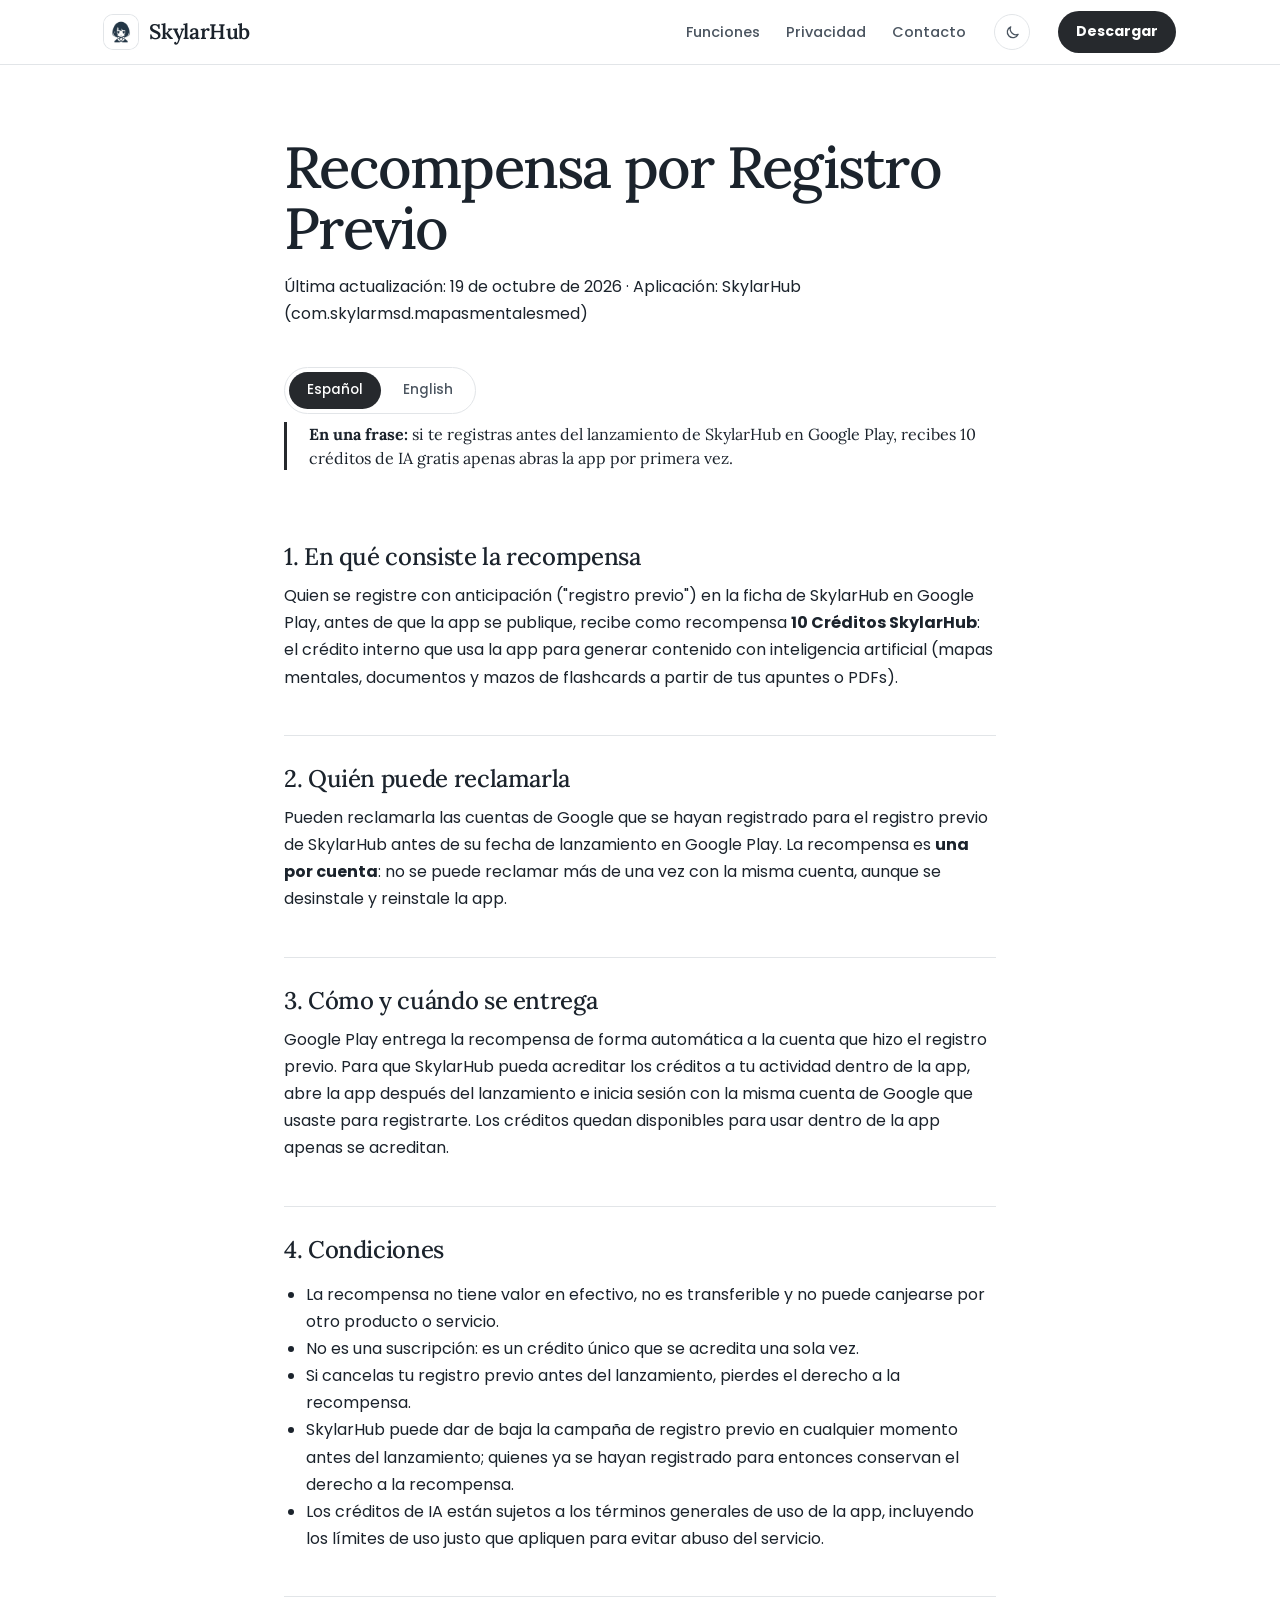
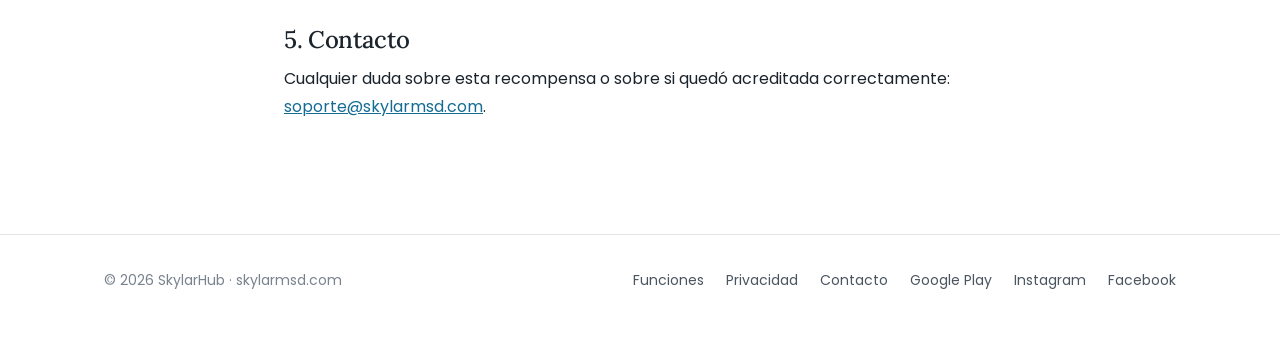
<file: registro-previo-terminos.html>
<!DOCTYPE html>
<html lang="es">
<head>
<meta charset="UTF-8">
<meta name="viewport" content="width=device-width, initial-scale=1">
<title>Términos de la Recompensa por Registro Previo — SkylarHub</title>
<meta name="description" content="Términos y condiciones de la recompensa de 10 créditos de IA por registrarte antes del lanzamiento de SkylarHub en Google Play.">
<link rel="canonical" href="https://skylarmsd.com/registro-previo-terminos">
<link rel="icon" type="image/png" sizes="32x32" href="/assets/favicon-32.png">
<link rel="apple-touch-icon" href="/assets/apple-touch-icon.png">
<script>try{var t=localStorage.getItem('tema');if(t)document.documentElement.setAttribute('data-theme',t)}catch(e){}</script>
<link rel="preload" href="/assets/fonts/lora.woff2" as="font" type="font/woff2" crossorigin>
<link rel="stylesheet" href="/assets/style.css">
</head>
<body>

<header class="top">
  <div class="wrap">
    <a class="brand" href="/"><img src="/assets/icon-192.png" alt="" width="34" height="34">SkylarHub</a>
    <nav class="links" aria-label="Principal">
      <a href="/#funciones">Funciones</a>
      <a href="/privacidad">Privacidad</a>
      <a href="/#contacto">Contacto</a>
    </nav>
    <button class="tbtn" id="tema" type="button" aria-label="Cambiar entre modo claro y oscuro">
      <svg class="moon" viewBox="0 0 24 24"><path d="M20 14.5A8 8 0 0 1 9.5 4 8 8 0 1 0 20 14.5z"/></svg>
      <svg class="sun" viewBox="0 0 24 24"><circle cx="12" cy="12" r="4"/><path d="M12 2v2M12 20v2M2 12h2M20 12h2M4.9 4.9l1.4 1.4M17.7 17.7l1.4 1.4M19.1 4.9l-1.4 1.4M6.3 17.7l-1.4 1.4"/></svg>
    </button>
    <a class="get" href="https://play.google.com/store/apps/details?id=com.skylarmsd.mapasmentalesmed" target="_blank" rel="noopener">Descargar</a>
  </div>
</header>

<main class="doc">

  <h1 id="titulo">Recompensa por Registro Previo</h1>
  <p class="meta" id="meta">Última actualización: 19 de octubre de 2026 · Aplicación: SkylarHub (com.skylarmsd.mapasmentalesmed)</p>

  <div class="lang" role="group" aria-label="Idioma / Language">
    <button type="button" data-l="es" aria-pressed="true">Español</button>
    <button type="button" data-l="en" aria-pressed="false">English</button>
  </div>

  <section id="es" lang="es">

    <p class="resumen"><strong>En una frase:</strong> si te registras antes del lanzamiento de SkylarHub en Google Play, recibes 10 créditos de IA gratis apenas abras la app por primera vez.</p>

    <h2>1. En qué consiste la recompensa</h2>
    <p>Quien se registre con anticipación ("registro previo") en la ficha de SkylarHub en Google Play, antes de que la app se publique, recibe como recompensa <strong>10 Créditos SkylarHub</strong>: el crédito interno que usa la app para generar contenido con inteligencia artificial (mapas mentales, documentos y mazos de flashcards a partir de tus apuntes o PDFs).</p>

    <h2>2. Quién puede reclamarla</h2>
    <p>Pueden reclamarla las cuentas de Google que se hayan registrado para el registro previo de SkylarHub antes de su fecha de lanzamiento en Google Play. La recompensa es <strong>una por cuenta</strong>: no se puede reclamar más de una vez con la misma cuenta, aunque se desinstale y reinstale la app.</p>

    <h2>3. Cómo y cuándo se entrega</h2>
    <p>Google Play entrega la recompensa de forma automática a la cuenta que hizo el registro previo. Para que SkylarHub pueda acreditar los créditos a tu actividad dentro de la app, abre la app después del lanzamiento e inicia sesión con la misma cuenta de Google que usaste para registrarte. Los créditos quedan disponibles para usar dentro de la app apenas se acreditan.</p>

    <h2>4. Condiciones</h2>
    <ul>
      <li>La recompensa no tiene valor en efectivo, no es transferible y no puede canjearse por otro producto o servicio.</li>
      <li>No es una suscripción: es un crédito único que se acredita una sola vez.</li>
      <li>Si cancelas tu registro previo antes del lanzamiento, pierdes el derecho a la recompensa.</li>
      <li>SkylarHub puede dar de baja la campaña de registro previo en cualquier momento antes del lanzamiento; quienes ya se hayan registrado para entonces conservan el derecho a la recompensa.</li>
      <li>Los créditos de IA están sujetos a los términos generales de uso de la app, incluyendo los límites de uso justo que apliquen para evitar abuso del servicio.</li>
    </ul>

    <h2>5. Contacto</h2>
    <p>Cualquier duda sobre esta recompensa o sobre si quedó acreditada correctamente: <a href="mailto:soporte@skylarmsd.com">soporte@skylarmsd.com</a>.</p>

  </section>

  <section id="en" lang="en" hidden>

    <p class="resumen"><strong>In one sentence:</strong> if you pre-register for SkylarHub on Google Play before launch, you get 10 free AI credits as soon as you open the app for the first time.</p>

    <h2>1. What the reward is</h2>
    <p>Anyone who pre-registers on SkylarHub's Google Play listing before the app is released receives, as a reward, <strong>10 SkylarHub Credits</strong>: the in-app credit used to generate content with artificial intelligence (mind maps, documents and flashcard decks from your notes or PDFs).</p>

    <h2>2. Who can claim it</h2>
    <p>Google accounts that pre-registered for SkylarHub before its Google Play release date can claim it. The reward is <strong>one per account</strong>: it cannot be claimed more than once with the same account, even if the app is uninstalled and reinstalled.</p>

    <h2>3. How and when it is granted</h2>
    <p>Google Play grants the reward automatically to the account that pre-registered. For SkylarHub to credit it to your activity inside the app, open the app after launch and sign in with the same Google account you used to pre-register. The credits become available to use inside the app as soon as they are granted.</p>

    <h2>4. Conditions</h2>
    <ul>
      <li>The reward has no cash value, is not transferable, and cannot be exchanged for another product or service.</li>
      <li>It is not a subscription: it is a one-time credit granted a single time.</li>
      <li>If you cancel your pre-registration before launch, you lose the right to the reward.</li>
      <li>SkylarHub may end the pre-registration campaign at any time before launch; anyone already pre-registered by then keeps the right to the reward.</li>
      <li>AI credits are subject to the app's general terms of use, including any fair-use limits meant to prevent abuse of the service.</li>
    </ul>

    <h2>5. Contact</h2>
    <p>Any questions about this reward or whether it was credited correctly: <a href="mailto:soporte@skylarmsd.com">soporte@skylarmsd.com</a>.</p>

  </section>

</main>

<footer>
  <div class="wrap">
    <span>© <span id="y">2026</span> SkylarHub · skylarmsd.com</span>
    <nav aria-label="Pie de página">
      <a href="/#funciones">Funciones</a>
      <a href="/privacidad">Privacidad</a>
      <a href="/#contacto">Contacto</a>
      <a href="https://play.google.com/store/apps/details?id=com.skylarmsd.mapasmentalesmed" target="_blank" rel="noopener">Google Play</a>
      <a href="https://www.instagram.com/skylarmsd/" target="_blank" rel="noopener">Instagram</a>
      <a href="https://www.facebook.com/profile.php?id=61578050750793" target="_blank" rel="noopener">Facebook</a>
    </nav>
  </div>
</footer>

<script>
(function(){
  var T={
    es:{t:"Recompensa por Registro Previo",m:"Última actualización: 19 de octubre de 2026 · Aplicación: SkylarHub (com.skylarmsd.mapasmentalesmed)"},
    en:{t:"Pre-Registration Reward",m:"Last updated: October 19, 2026 · App: SkylarHub (com.skylarmsd.mapasmentalesmed)"}
  };
  function set(l){
    document.getElementById('es').hidden=l!=='es';
    document.getElementById('en').hidden=l!=='en';
    document.getElementById('titulo').textContent=T[l].t;
    document.getElementById('meta').textContent=T[l].m;
    document.documentElement.lang=l;
    document.querySelectorAll('.lang button').forEach(function(b){b.setAttribute('aria-pressed',b.dataset.l===l)});
    try{history.replaceState(null,'',l==='en'?'?lang=en':location.pathname)}catch(e){}
  }
  document.querySelectorAll('.lang button').forEach(function(b){b.addEventListener('click',function(){set(b.dataset.l)})});
  if(new URLSearchParams(location.search).get('lang')==='en')set('en');
})();
</script>
<script src="/assets/site.js" defer></script>
</body>
</html>
</file>
<file: assets/style.css>
@font-face{font-family:"Lora";src:url(fonts/lora.woff2) format("woff2");font-weight:400 700;font-style:normal;font-display:swap}
@font-face{font-family:"Lora";src:url(fonts/lora-italic.woff2) format("woff2");font-weight:400 700;font-style:italic;font-display:swap}
@font-face{font-family:"Poppins";src:url(fonts/poppins-regular.woff2) format("woff2");font-weight:400;font-display:swap}
@font-face{font-family:"Poppins";src:url(fonts/poppins-medium.woff2) format("woff2");font-weight:500;font-display:swap}
@font-face{font-family:"Poppins";src:url(fonts/poppins-bold.woff2) format("woff2");font-weight:600 700;font-display:swap}

:root{
  --ink:#1b232c;--ink-2:#4b5560;--ink-3:#79838e;
  --bg:#ffffff;--bg-2:#f4f5f6;--line:#e2e5e8;
  --strong:#26292d;--on-strong:#ffffff;
  --link:#146C94;
  --frame:#d5d9dd;
  --shadow:0 24px 60px -24px rgba(20,30,40,.28);
  --serif:"Lora",Georgia,"Times New Roman",serif;
  --sans:"Poppins",system-ui,-apple-system,"Segoe UI",Roboto,sans-serif;
  --max:1120px;
  color-scheme:light;
}
:root[data-theme="dark"]{
  --ink:#eceff2;--ink-2:#aeb7c0;--ink-3:#808a95;
  --bg:#0f1317;--bg-2:#161b20;--line:#262d34;
  --strong:#eceff2;--on-strong:#0f1317;
  --link:#6cbcdc;--frame:#2c343c;
  --shadow:0 24px 60px -24px rgba(0,0,0,.7);
  color-scheme:dark;
}

*{box-sizing:border-box}
html{scroll-behavior:smooth}
@media(prefers-reduced-motion:reduce){html{scroll-behavior:auto}}
body{margin:0;background:var(--bg);color:var(--ink);font-family:var(--sans);font-size:16px;line-height:1.7;-webkit-font-smoothing:antialiased}
img{display:block;max-width:100%;height:auto}
a{color:inherit}
p{margin:0}
.wrap{max-width:var(--max);margin:0 auto;padding:0 24px}
:focus-visible{outline:2px solid var(--link);outline-offset:3px;border-radius:4px}

/* ---------- header ---------- */
.top{position:sticky;top:0;z-index:30;background:color-mix(in srgb,var(--bg) 92%,transparent);backdrop-filter:blur(14px);border-bottom:1px solid var(--line)}
.top .wrap{display:flex;align-items:center;height:64px;gap:28px}
.brand{display:flex;align-items:center;gap:11px;text-decoration:none;font-family:var(--serif);font-weight:600;font-size:21px;letter-spacing:-.01em;margin-right:auto}
.brand img{width:34px;height:34px;border-radius:9px;box-shadow:0 0 0 1px var(--line)}
.links{display:flex;gap:26px;font-size:14.5px;font-weight:500}
.links a{text-decoration:none;color:var(--ink-2)}
.links a:hover,.links a[aria-current]{color:var(--ink)}
.tbtn{appearance:none;border:1px solid var(--line);background:transparent;color:var(--ink-2);width:36px;height:36px;border-radius:50%;display:grid;place-items:center;cursor:pointer}
.tbtn:hover{color:var(--ink);border-color:var(--ink-3)}
.tbtn svg{width:17px;height:17px;fill:none;stroke:currentColor;stroke-width:1.8;stroke-linecap:round;stroke-linejoin:round}
.tbtn .sun{display:none}
:root[data-theme="dark"] .tbtn .sun{display:block}
:root[data-theme="dark"] .tbtn .moon{display:none}
.get{font-size:14px;font-weight:600;text-decoration:none;background:var(--strong);color:var(--on-strong);padding:9px 18px;border-radius:999px}
@media(max-width:720px){.links a:nth-child(2){display:none}.top .wrap{gap:14px}.links{gap:16px}}
@media(max-width:520px){.links{display:none}}

/* ---------- hero ---------- */
.hero{padding:88px 0 0}
.hero h1{font-family:var(--serif);font-weight:500;font-size:clamp(42px,7vw,88px);line-height:1.02;letter-spacing:-.035em;margin:0 0 30px;max-width:11.5em}
.hero h1 em{font-style:italic;font-weight:400}
.hero .lead{font-size:clamp(17px,1.9vw,20px);color:var(--ink-2);max-width:37em}
.actions{display:flex;flex-wrap:wrap;gap:22px;align-items:center;margin-top:36px}
.btn{display:inline-flex;align-items:center;gap:10px;background:var(--strong);color:var(--on-strong);text-decoration:none;font-weight:600;font-size:15px;padding:15px 26px;border-radius:999px}
.btn svg{width:16px;height:16px;fill:currentColor}
.textlink{font-weight:500;font-size:15px;color:var(--ink);text-decoration:none;border-bottom:1px solid var(--ink-3);padding-bottom:2px}
.textlink:hover{border-color:var(--ink)}
.hero-fig{margin-top:72px}
.facts{display:flex;flex-wrap:wrap;gap:8px 34px;margin:26px 0 0;padding:0;list-style:none;color:var(--ink-3);font-size:13.5px;font-weight:500}
.facts li:before{content:"";display:inline-block;width:5px;height:5px;border-radius:50%;background:var(--ink-3);margin-right:10px;vertical-align:middle;transform:translateY(-1px)}

/* ---------- figures ---------- */
.shot{border:1px solid var(--frame);border-radius:14px;overflow:hidden;background:#fff;box-shadow:var(--shadow)}
.shot.phone{border-radius:30px;padding:0;border-width:1px}
.shot img{width:100%}
figcaption{font-size:13.5px;color:var(--ink-3);margin-top:14px}
figure{margin:0}

/* ---------- rows ---------- */
.row{display:grid;grid-template-columns:150px 1fr;gap:0 48px;padding:104px 0;border-top:1px solid var(--line)}
.row.first{border-top:0}
.lab{font-size:13px;font-weight:600;color:var(--ink-3);letter-spacing:.04em;position:sticky;top:96px;align-self:start}
.lab span{display:block;color:var(--ink);font-family:var(--serif);font-weight:500;font-size:15px;letter-spacing:0;margin-top:2px}
@media(max-width:860px){.row{grid-template-columns:1fr;padding:68px 0}.lab{position:static;margin-bottom:22px}}
h2{font-family:var(--serif);font-weight:500;font-size:clamp(30px,4.4vw,52px);line-height:1.08;letter-spacing:-.028em;margin:0 0 20px;max-width:15em}
h2 em{font-style:italic;font-weight:400}
.intro{font-size:18px;color:var(--ink-2);max-width:36em}

/* definition list */
.dl{margin:44px 0 0;border-top:1px solid var(--line)}
.dl div{display:grid;grid-template-columns:minmax(150px,220px) 1fr;gap:6px 32px;padding:20px 0;border-bottom:1px solid var(--line)}
.dl dt{font-family:var(--serif);font-size:20px;font-weight:500;letter-spacing:-.01em}
.dl dd{margin:0;color:var(--ink-2);font-size:15.5px}
@media(max-width:620px){.dl div{grid-template-columns:1fr}}

/* layouts inside rows */
.pair{display:grid;grid-template-columns:1fr 1fr;gap:28px;margin-top:56px;align-items:start}
.pair .shot.phone{max-width:300px}
.pair figure:nth-child(2){margin-top:64px}
@media(max-width:620px){.pair{grid-template-columns:1fr 1fr;gap:14px}.pair figure:nth-child(2){margin-top:34px}}
/* Pares con al menos una captura ANCHA (no el mockup angosto de teléfono): a la mitad del ancho de fila ya se leen
   mal en escritorio chico, y en el celular directamente no se lee nada — se apilan en una sola columna. */
@media(max-width:860px){.pair.pair-wide{grid-template-columns:1fr;gap:28px}.pair.pair-wide figure:nth-child(2){margin-top:0}}
.side{display:grid;grid-template-columns:1fr 250px;gap:48px;align-items:start;margin-top:8px}
.side .shot.phone{width:100%}
@media(max-width:860px){.side{grid-template-columns:1fr}.side figure{max-width:280px}}
.wide{margin-top:56px}
/* Capturas de ventana/modal (angostas) usadas solas en una fila ancha: sin esto se estiran al ancho completo de la
   fila y quedan gigantes y deformadas — se las limita a un ancho razonable, como las capturas de "pair". */
.wide.narrow-fig{max-width:380px}
/* Capturas de tablet (anchas, mucho detalle) usadas solas o en el hero: sin tope se estiran al ancho completo de la
   columna y se sienten gigantes — se las limita y centra para que se lean como apoyo visual, no como protagonistas. */
.wide .shot,.hero-fig .shot{max-width:760px;margin-left:auto;margin-right:auto}
@media(max-width:860px){
  /* En mobile, además de achicarse, se les deja aire a los costados en vez de ir de borde a borde — eso es lo que
     hace sentir "todo imagen" al scrollear: sin aire, cada captura pesa como si fuera el contenido principal. */
  .wide .shot,.hero-fig .shot,.pair.pair-wide .shot:not(.phone){max-width:86%}
}

.pull{font-family:var(--serif);font-weight:400;font-size:clamp(24px,3.2vw,38px);line-height:1.28;letter-spacing:-.02em;margin:0 0 28px;max-width:22em}
.pull em{font-style:italic}
.list{margin:26px 0 0;padding:0;list-style:none;max-width:36em}
.list li{padding:13px 0;border-top:1px solid var(--line);color:var(--ink-2);font-size:16px}
.list li:last-child{border-bottom:1px solid var(--line)}

/* privacy / contact */
.priv{display:flex;flex-wrap:wrap;gap:20px 40px;align-items:baseline;justify-content:space-between}
.priv p{max-width:34em;color:var(--ink-2);font-size:18px}
.arrow{font-weight:600;text-decoration:none;font-size:16px;border-bottom:1px solid var(--ink);padding-bottom:2px;white-space:nowrap}
.mails{margin-top:40px;border-top:1px solid var(--line)}
.mail{display:grid;grid-template-columns:1fr 1fr;gap:6px 32px;align-items:baseline;padding:26px 0;border-bottom:1px solid var(--line);text-decoration:none}
.mail b{font-family:var(--serif);font-weight:500;font-size:clamp(20px,2.6vw,28px);letter-spacing:-.015em;word-break:break-word}
.mail span{color:var(--ink-2);font-size:15px}
.mail:hover b{color:var(--link)}
@media(max-width:700px){.mail{grid-template-columns:1fr}}
.social{margin-top:30px;display:flex;gap:26px;flex-wrap:wrap;font-weight:500;font-size:15px}
.social a{color:var(--ink-2)}

/* footer */
footer{border-top:1px solid var(--line);padding:34px 0 52px;color:var(--ink-3);font-size:14px}
footer .wrap{display:flex;flex-wrap:wrap;gap:14px 30px;justify-content:space-between}
footer nav{display:flex;flex-wrap:wrap;gap:8px 22px}
footer a{color:var(--ink-2);text-decoration:none}
footer a:hover{color:var(--ink)}

/* legal */
.doc{max-width:760px;margin:0 auto;padding:72px 24px 100px}
.doc h1{font-family:var(--serif);font-weight:500;font-size:clamp(36px,5.4vw,58px);line-height:1.05;letter-spacing:-.03em;margin:0 0 14px}
.meta{color:var(--ink-3);font-size:14px}
.lang{display:inline-flex;gap:4px;margin:26px 0 8px;padding:4px;border:1px solid var(--line);border-radius:999px}
.lang button{font:inherit;font-size:13.5px;font-weight:500;border:0;background:transparent;color:var(--ink-2);padding:7px 18px;border-radius:999px;cursor:pointer}
.lang button[aria-pressed="true"]{background:var(--strong);color:var(--on-strong)}
.resumen{font-family:var(--serif);font-size:20px;line-height:1.5;margin:30px 0 6px;padding:0 0 0 22px;border-left:3px solid var(--strong)}
.doc h2{font-size:24px;letter-spacing:-.015em;line-height:1.25;margin:44px 0 10px;padding-top:28px;border-top:1px solid var(--line);max-width:none}
.doc section>h2:first-of-type{border-top:0}
.doc p,.doc li{color:var(--ink);font-size:16px}
.doc p{margin:0 0 14px}
.doc ul{padding-left:22px}
.doc a{color:var(--link)}
.tabla{width:100%;border-collapse:collapse;margin:14px 0;font-size:15px}
.tabla th,.tabla td{text-align:left;padding:14px 16px 14px 0;border-bottom:1px solid var(--line);vertical-align:top}
.tabla th{color:var(--ink-3);font-size:13px;font-weight:500;border-bottom-color:var(--ink-3)}
.tabla td:first-child{font-weight:600;width:30%}
@media(max-width:600px){.tabla td:first-child{width:auto}}
[hidden]{display:none!important}
</file>
